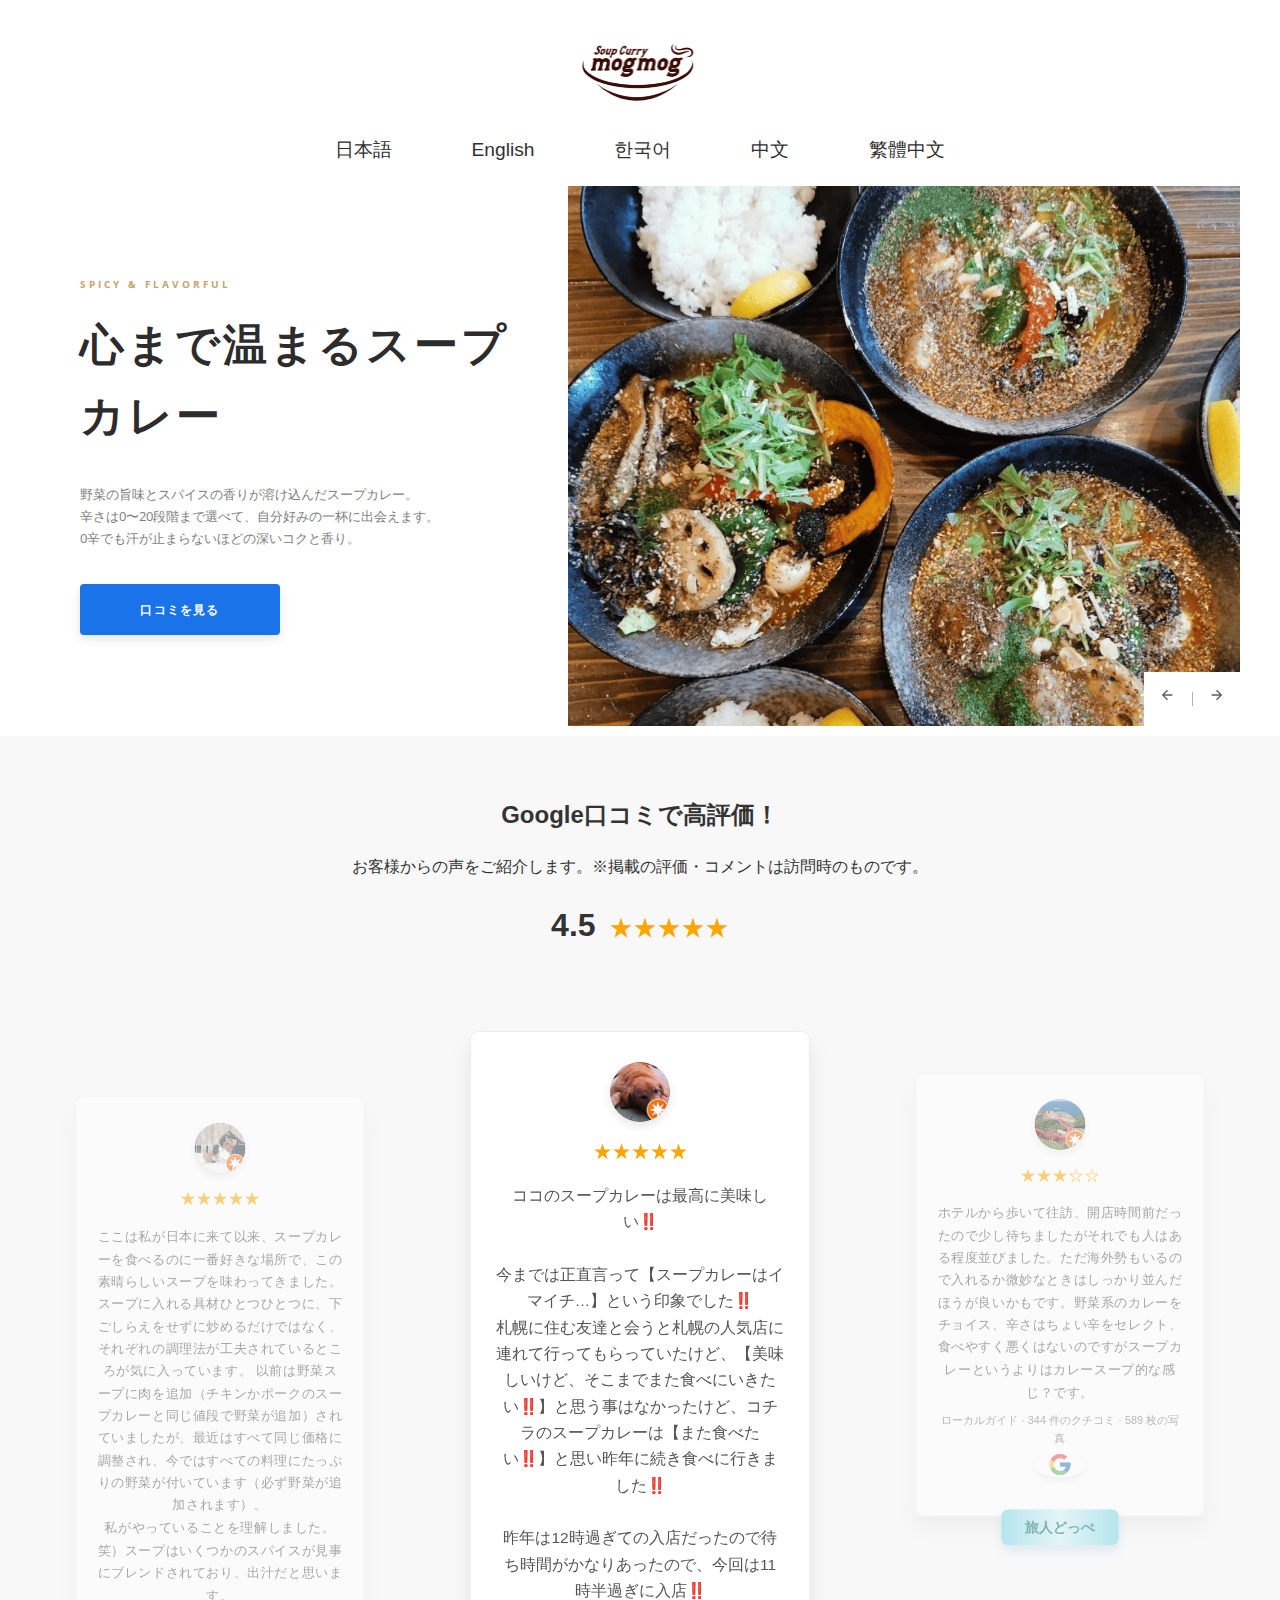
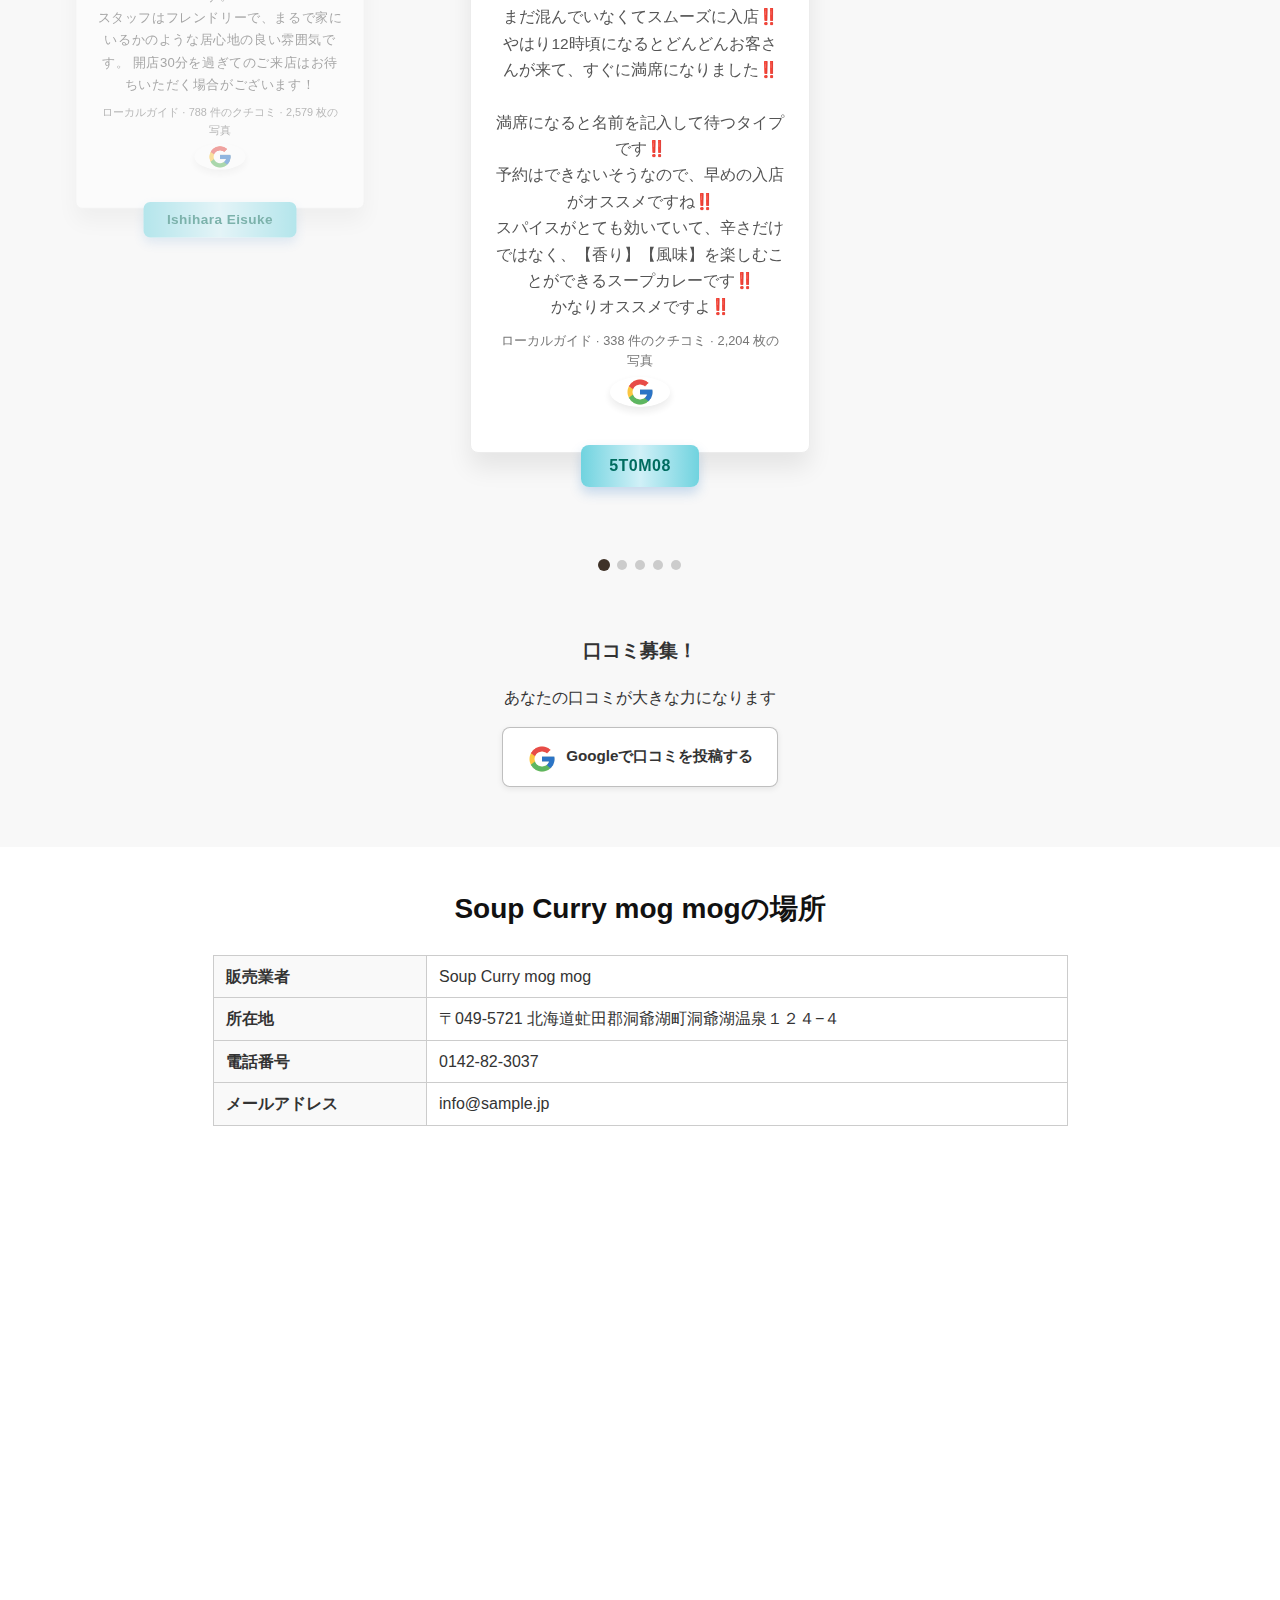
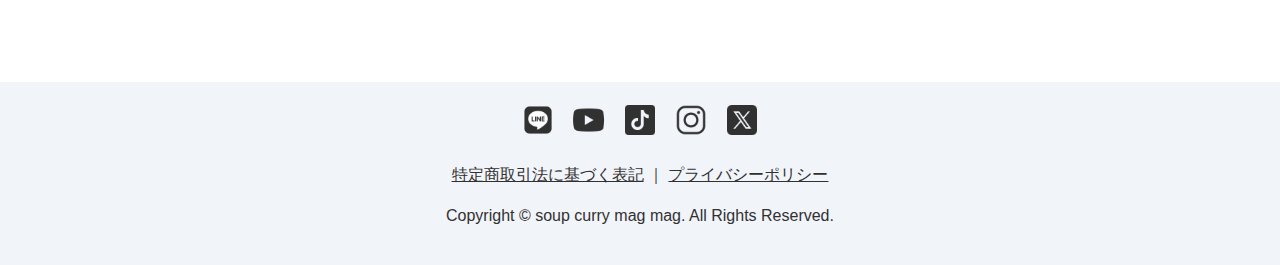
<file: index.html>
<!DOCTYPE html>
<html lang="ja">
<head>
  <meta charset="UTF-8">
  <meta name="viewport" content="width=device-width, initial-scale=1.0">
  <title>soup curry mog mog｜北海道・洞爺湖のスープカレー屋さん【公式】</title>
  
  <!-- Orkney フォント読み込み -->
  <link href="https://fonts.cdnfonts.com/css/orkney" rel="stylesheet">
  <!-- Kaisei Decol 読み込み -->
  <link href="https://fonts.googleapis.com/css2?family=Kaisei+Decol&display=swap" rel="stylesheet">
  <!-- Owl Carousel 読み込み -->
  <link rel="stylesheet" href="https://cdnjs.cloudflare.com/ajax/libs/OwlCarousel2/2.3.4/assets/owl.carousel.min.css">
  <link rel="stylesheet" href="https://cdnjs.cloudflare.com/ajax/libs/OwlCarousel2/2.3.4/assets/owl.theme.default.min.css">
  <!-- フォント -->
  <link href="https://fonts.googleapis.com/css?family=Playfair+Display:400,700,900&display=swap" rel="stylesheet">
  <link href="https://fonts.googleapis.com/css?family=Open+Sans:300,400,600,700,800&display=swap" rel="stylesheet">
  <link rel="stylesheet" href="css/style.css">
  <link rel="stylesheet" href="css/header.css">
  <link rel="stylesheet" href="css/hero.css">
  <link rel="stylesheet" href="css/reviews.css">
  <link rel="stylesheet" href="css/footer.css">
  <link rel="stylesheet" href="css/scroll.css">
</head>
<body>

  <!-- ヘッダー -->
  <header class="site-header main-header">
    <a href="index.html"><img src="icon/logo.png" alt="ロゴ" class="logo"></a>
    <nav class="nav-menu">
      <ul>
        <li><a href="index.html" class="hover-underline-animation">日本語</a></li>
        <li><a href="index_en.html" class="hover-underline-animation">English</a></li>
        <li><a href="index_kr.html" class="hover-underline-animation">한국어</a></li>
        <li><a href="index_cn.html" class="hover-underline-animation">中文</a></li>
        <li><a href="index_tw.html" class="hover-underline-animation">繁體中文</a></li>
      </ul>
    </nav>
  </header>

  <!-- スクロール後に表示する小さいヘッダー -->
  <header class="site-header sticky-header">
    <!-- 横並び用のラッパー -->
    <div class="header-inner">
      <!-- 左側：ロゴ -->
      <a href="index.html"><img src="icon/logo.png" alt="吉川果樹園ロゴ" class="logo-small"></a>

      <!-- 右側：リンク -->
      <nav class="nav-menu">
        <ul>
          <li><a href="index.html" class="hover-underline-animation">日本語</a></li>
          <li><a href="index_en.html" class="hover-underline-animation">English</a></li>
          <li><a href="index_kr.html" class="hover-underline-animation">한국어</a></li>
          <li><a href="index_cn.html" class="hover-underline-animation">中文</a></li>
          <li><a href="index_tw.html" class="hover-underline-animation">繁體中文</a></li>
        </ul>
      </nav>
    </div>
  </header>


  <!-- メインビジュアル -->
  <div class="carousel">
    <div class="carousel__nav">
      <span id="moveLeft" class="carousel__arrow">
        <svg class="carousel__icon" width="24" height="24" viewBox="0 0 24 24">
          <path d="M20,11V13H8L13.5,18.5L12.08,19.92L4.16,12L12.08,4.08L13.5,5.5L8,11H20Z"></path>
        </svg>
      </span>
      <span id="moveRight" class="carousel__arrow">
        <svg class="carousel__icon" width="24" height="24" viewBox="0 0 24 24">
          <path d="M4,11V13H16L10.5,18.5L11.92,19.92L19.84,12L11.92,4.08L10.5,5.5L16,11H4Z"></path>
        </svg>
      </span>
    </div>

    <!-- テーマ1：スープカレーの魅力 -->
    <div class="carousel-item carousel-item--1">
      <div class="carousel-item__image"></div>
      <div class="carousel-item__info">
        <div class="carousel-item__container">
          <h2 class="carousel-item__subtitle">Spicy & Flavorful</h2>
          <h1 class="carousel-item__title">心まで温まるスープカレー</h1>
          <p class="carousel-item__description">
            野菜の旨味とスパイスの香りが溶け込んだスープカレー。<br>
            辛さは0〜20段階まで選べて、自分好みの一杯に出会えます。<br>
            0辛でも汗が止まらないほどの深いコクと香り。
          </p>
          <a href="https://www.google.com/maps/place/Soup+Curry+mog+mog/@42.5640474,140.8214951,15z" 
             class="carousel-item__btn"><i class="animation"></i>口コミを見る<i class="animation"></i></a>
        </div>
      </div>
    </div>

    <!-- テーマ2：クラフトビールとのペアリング -->
    <div class="carousel-item carousel-item--2">
      <div class="carousel-item__image"></div>
      <div class="carousel-item__info">
        <div class="carousel-item__container">
          <h2 class="carousel-item__subtitle">Craft Beer Selection</h2>
          <h1 class="carousel-item__title">豊富なクラフトビールで乾杯</h1>
          <p class="carousel-item__description">
            世界各国のクラフトビールをラインナップ。<br>
            スパイス香るカレーとの相性抜群で、旅のひとときをより特別に。<br>
            洞爺湖の夜に、至福のペアリングを。
          </p>
          <a href="https://www.google.com/maps/place/Soup+Curry+mog+mog/@42.5640474,140.8214951,15z" 
             class="carousel-item__btn"><i class="animation"></i>メニューを見る<i class="animation"></i></a>
        </div>
      </div>
    </div>

    <!-- テーマ3：爽やかなレモネード -->
    <div class="carousel-item carousel-item--3">
      <div class="carousel-item__image"></div>
      <div class="carousel-item__info">
        <div class="carousel-item__container">
          <h2 class="carousel-item__subtitle">Homemade Lemonade</h2>
          <h1 class="carousel-item__title">食後にぴったりの爽やかレモネード</h1>
          <p class="carousel-item__description">
            スープカレーの後におすすめの一杯。<br>
            甘さ控えめでスッキリ、スパイスの余韻を引き立てます。<br>
            自家製ラッシーも人気です。
          </p>
          <a href="https://www.google.com/maps/place/Soup+Curry+mog+mog/@42.5640474,140.8214951,15z"
             class="carousel-item__btn"><i class="animation"></i>ドリンクを探す<i class="animation"></i></a>
        </div>
      </div>
    </div>

    <!-- テーマ4：テイクアウトもOK -->
    <div class="carousel-item carousel-item--4">
      <div class="carousel-item__image"></div>
      <div class="carousel-item__info">
        <div class="carousel-item__container">
          <h2 class="carousel-item__subtitle">Takeout Available</h2>
          <h1 class="carousel-item__title">おうちでもmog mogの味を</h1>
          <p class="carousel-item__description">
            お店の味をそのままご自宅で。<br>
            野菜たっぷりのスープカレーをテイクアウトでも楽しめます。<br>
            混み合う時間帯は電話予約がおすすめ。
          </p>
          <a href="https://www.google.com/maps/place/Soup+Curry+mog+mog/@42.5640474,140.8214951,15z" 
             class="carousel-item__btn"><i class="animation"></i>テイクアウトをみる<i class="animation"></i></a>
        </div>
      </div>
    </div>

    <!-- テーマ5：木目のドアが目印 -->
    <div class="carousel-item carousel-item--5">
      <div class="carousel-item__image"></div>
      <div class="carousel-item__info">
        <div class="carousel-item__container">
          <h2 class="carousel-item__subtitle">Wooden Entrance</h2>
          <h1 class="carousel-item__title">木目調のドアが目印</h1>
          <p class="carousel-item__description">
            洞爺湖の街角にひっそり佇む一軒。<br>
            ウクレレがかかった木の扉を開ければ、香ばしいスパイスの香りが出迎えます。<br>
            地元でも観光客にも愛される人気店。
          </p>
          <a href="https://www.google.com/maps/place/Soup+Curry+mog+mog/@42.5640474,140.8214951,15z" 
             class="carousel-item__btn"><i class="animation"></i>場所を見る<i class="animation"></i></a>
        </div>
      </div>
    </div>
  </div>

  <!-- 口コミ -->
  <section id="reviews" class="reviews">
    <div class="reviews-container">
      <h2>Google口コミで高評価！</h2>
      <p>お客様からの声をご紹介します。※掲載の評価・コメントは訪問時のものです。</p>
    </div>

    <div class="reviews-summary">
      <span class="rating-score">4.5</span>
      <span class="rating-stars">★★★★★</span>
    </div>

    <!-- ▼ REVIEW CAROUSEL -->
    <section class="testimonials">
      <div class="container">
        <div id="customers-testimonials" class="owl-carousel">

          <!-- REVIEW 1 -->
          <div class="itemCard">
            <div class="shadow-effect">
              <img class="img-circle" src="icon/user1.png" alt="">
              <div class="review-rating">★★★★★</div>
              <p>
                ココのスープカレーは最高に美味しい‼️<br><br>

今までは正直言って【スープカレーはイマイチ…】という印象でした‼️<br>
札幌に住む友達と会うと札幌の人気店に連れて行ってもらっていたけど、【美味しいけど、そこまでまた食べにいきたい‼️】と思う事はなかったけど、コチラのスープカレーは【また食べたい‼️】と思い昨年に続き食べに行きました‼️<br><br>

昨年は12時過ぎての入店だったので待ち時間がかなりあったので、今回は11時半過ぎに入店‼️<br>
まだ混んでいなくてスムーズに入店‼️<br>
やはり12時頃になるとどんどんお客さんが来て、すぐに満席になりました‼️<br><br>

満席になると名前を記入して待つタイプです‼️<br>

予約はできないそうなので、早めの入店がオススメですね‼️<br>

スパイスがとても効いていて、辛さだけではなく、【香り】【風味】を楽しむことができるスープカレーです‼️<br>

かなりオススメですよ‼️
              </p>
              <span class="review-badge">ローカルガイド · 338 件のクチコミ · 2,204 枚の写真</span>
              <img src="icon/google.png" alt="Google" class="google-icon">
            </div>
            <div class="testimonial-name">5T0M08</div>
          </div>

          <!-- REVIEW 2 -->
          <div class="itemCard">
            <div class="shadow-effect">
              <img class="img-circle" src="icon/user2.png" alt="Judy OBrien">
              <div class="review-rating">★★★☆☆</div>
              <p>
                ホテルから歩いて往訪、開店時間前だったので少し待ちましたがそれでも人はある程度並びました。ただ海外勢もいるので入れるか微妙なときはしっかり並んだほうが良いかもです。野菜系のカレーをチョイス、辛さはちょい辛をセレクト、食べやすく悪くはないのですがスープカレーというよりはカレースープ的な感じ？です。
              </p>
              <span class="review-badge">ローカルガイド · 344 件のクチコミ · 589 枚の写真</span>
              <img src="icon/google.png" alt="Google" class="google-icon">
            </div>
            <div class="testimonial-name">旅人どっぺ</div>
          </div>

          <!-- REVIEW 3 -->
          <div class="itemCard">
            <div class="shadow-effect">
              <img class="img-circle" src="icon/user3.png" alt="Bro">
              <div class="review-rating">★★★★☆</div>
              <p>
                2025.05<br>
洞爺湖マラソンのあとに訪問しました。<br>
ちょっと変わったスパイス使いのカレーです。<br>
これはなかなか口では表現できない感じですね。<br>
美味しいと思います。<br>
行って食べてみることを強くおすすめします。
              </p>
              <span class="review-badge">ローカルガイド · 788 件のクチコミ · 2,579 枚の写真</span>
              <img src="icon/google.png" alt="Google" class="google-icon">
            </div>
            <div class="testimonial-name">Ishihara Eisuke</div>
          </div>

          <!-- REVIEW 4 -->
          <div class="itemCard">
            <div class="shadow-effect">
              <img class="img-circle" src="icon/user4.png" alt="Bro">
              <div class="review-rating">★★★★★</div>
              <p>
                洞爺湖の温泉よりも代表的な温かい存在で、美味しさと心配りがあります。さまざまな新鮮な野菜とスパイスの組み合わせ、レベル2の穏やかな辛さが好きな方に特に訪れる価値があります。
              </p>
              <span class="review-badge">ローカルガイド · 788 件のクチコミ · 2,579 枚の写真</span>
              <img src="icon/google.png" alt="Google" class="google-icon">
            </div>
            <div class="testimonial-name">Cheryl Chu</div>
          </div>

          <!-- REVIEW 5 -->
          <div class="itemCard">
            <div class="shadow-effect">
              <img class="img-circle" src="icon/user5.png" alt="Bro">
              <div class="review-rating">★★★★★</div>
              <p>
                ここは私が日本に来て以来、スープカレーを食べるのに一番好きな場所で、この素晴らしいスープを味わってきました。 <br>スープに入れる具材ひとつひとつに、下ごしらえをせずに炒めるだけではなく、それぞれの調理法が工夫されているところが気に入っています。 以前は野菜スープに肉を追加（チキンかポークのスープカレーと同じ値段で野菜が追加）されていましたが、最近はすべて同じ価格に調整され、今ではすべての料理にたっぷりの野菜が付いています（必ず野菜が追加されます）。 <br>私がやっていることを理解しました。笑）スープはいくつかのスパイスが見事にブレンドされており、出汁だと思います。 <br>スタッフはフレンドリーで、まるで家にいるかのような居心地の良い雰囲気です。 開店30分を過ぎてのご来店はお待ちいただく場合がございます！<br>
              </p>
              <span class="review-badge">ローカルガイド · 788 件のクチコミ · 2,579 枚の写真</span>
              <img src="icon/google.png" alt="Google" class="google-icon">
            </div>
            <div class="testimonial-name">Ishihara Eisuke</div>
          </div>

          
        </div>
      </div>
    </section>

    <!-- ▼ Googleレビュー投稿ボタン -->
    <section class="review-section">
      <h3>口コミ募集！</h3>
      <p>あなたの口コミが大きな力になります</p>
      <a
        href="https://www.google.com/maps/place/Soup+Curry+mog+mog/@42.5640474,140.8214951,15z/data=!4m16!1m9!3m8!1s0x5f9fe3b80d267909:0x93920a45bb28a542!2sSoup+Curry+mog+mog!8m2!3d42.5640474!4d140.8214951!9m1!1b1!16s%2Fg%2F11fmyrdjd1!3m5!1s0x5f9fe3b80d267909:0x93920a45bb28a542!8m2!3d42.5640474!4d140.8214951!16s%2Fg%2F11fmyrdjd1?entry=ttu&g_ep=EgoyMDI1MTAxMy4wIKXMDSoASAFQAw%3D%3D"
        target="_blank"
        rel="noopener noreferrer"
        class="review-button"
        aria-label="Googleで口コミを投稿する">
        <img src="icon/google.png" alt="Googleロゴ" class="google-icon">
        Googleで口コミを投稿する
      </a>
    </section>
  </section>
  
  <!-- 農園マップ -->
  <section class="map">
    <h2>Soup Curry mog mogの場所</h2>
    <table class="shop-info">
      <tbody>
        <tr>
          <th>販売業者</th>
          <td>Soup Curry mog mog</td>
        </tr>
        <tr>
          <th>所在地</th>
          <td>〒049-5721 北海道虻田郡洞爺湖町洞爺湖温泉１２４−４</td>
        </tr>
        <tr>
          <th>電話番号</th>
          <td>0142-82-3037</td>
        </tr>
        <tr>
          <th>メールアドレス</th>
          <td>info@sample.jp</td>
        </tr>
      </tbody>
    </table>
    <div class="map-container">
      <iframe src="https://www.google.com/maps/embed?pb=!1m18!1m12!1m3!1d2938.5874911675733!2d140.81892017482545!3d42.564051322191496!2m3!1f0!2f0!3f0!3m2!1i1024!2i768!4f13.1!3m3!1m2!1s0x5f9fe3b80d267909%3A0x93920a45bb28a542!2sSoup%20Curry%20mog%20mog!5e0!3m2!1sja!2sjp!4v1760644748499!5m2!1sja!2sjp" width="600" height="450" style="border:0;" allowfullscreen="" loading="lazy" referrerpolicy="no-referrer-when-downgrade"></iframe>
    </div>
  </section>

  <!-- フッター -->
  <footer class="site-footer" id="contact">
    <div class="container">

      <!-- LINE公式アカウント -->
      <div class="footer-sns">
        <a href="#"><img src="icon/line.png" alt="" class="sns-icon"></a>
        <a href="#"><img src="icon/youtube.png" alt="" class="sns-icon"></a>
        <a href="#"><img src="icon/tiktok.png" alt="" class="sns-icon"></a>
        <a href="#"><img src="icon/instagram.png" alt="" class="sns-icon"></a>
        <a href="#"><img src="icon/x.png" alt="" class="sns-icon"></a>
      </div>

      <p class="legal-links">
        <a href="#">特定商取引法に基づく表記</a> ｜ 
        <a href="#">プライバシーポリシー</a>
      </p>
      <p>Copyright © soup curry mag mag. All Rights Reserved.</p>
    </div>
  </footer>
<!-- ▼ jQuery & Owl Carousel -->
<script src="https://cdnjs.cloudflare.com/ajax/libs/jquery/3.6.4/jquery.min.js"></script>
<script src="https://cdnjs.cloudflare.com/ajax/libs/OwlCarousel2/2.3.4/owl.carousel.min.js"></script>

<script>
jQuery(document).ready(function($) {
  const $carousel = $('#customers-testimonials');

  $carousel.owlCarousel({
    loop: true,
    center: true,
    items: 3,
    margin: 0,
    autoplay: true,
    autoplayTimeout: 7000,
    autoplayHoverPause: true, // ← マウス乗せたら停止
    dots: true,
    smartSpeed: 600,
    responsive: {
      0: { items: 1 },
      768: { items: 2 },
      1170: { items: 3 }
    }
  });

  // 手動操作検知後の自然再開制御
  let autoplayTimer;
  const RESTART_DELAY = 6000; // 手動操作後6秒で再開

  // 手動操作時に一時停止
  $carousel.on('drag.owl.carousel translated.owl.carousel', function() {
    $carousel.trigger('stop.owl.autoplay');
    clearTimeout(autoplayTimer);
    autoplayTimer = setTimeout(() => {
      $carousel.trigger('play.owl.autoplay', [7000]);
    }, RESTART_DELAY);
  });

  // ホバー停止はOwl標準でOK（autoplayHoverPause）
});

</script>
<script src="js/header.js" defer></script>
<script src="js/hero.js" defer></script>
</body>
</html>
</file>
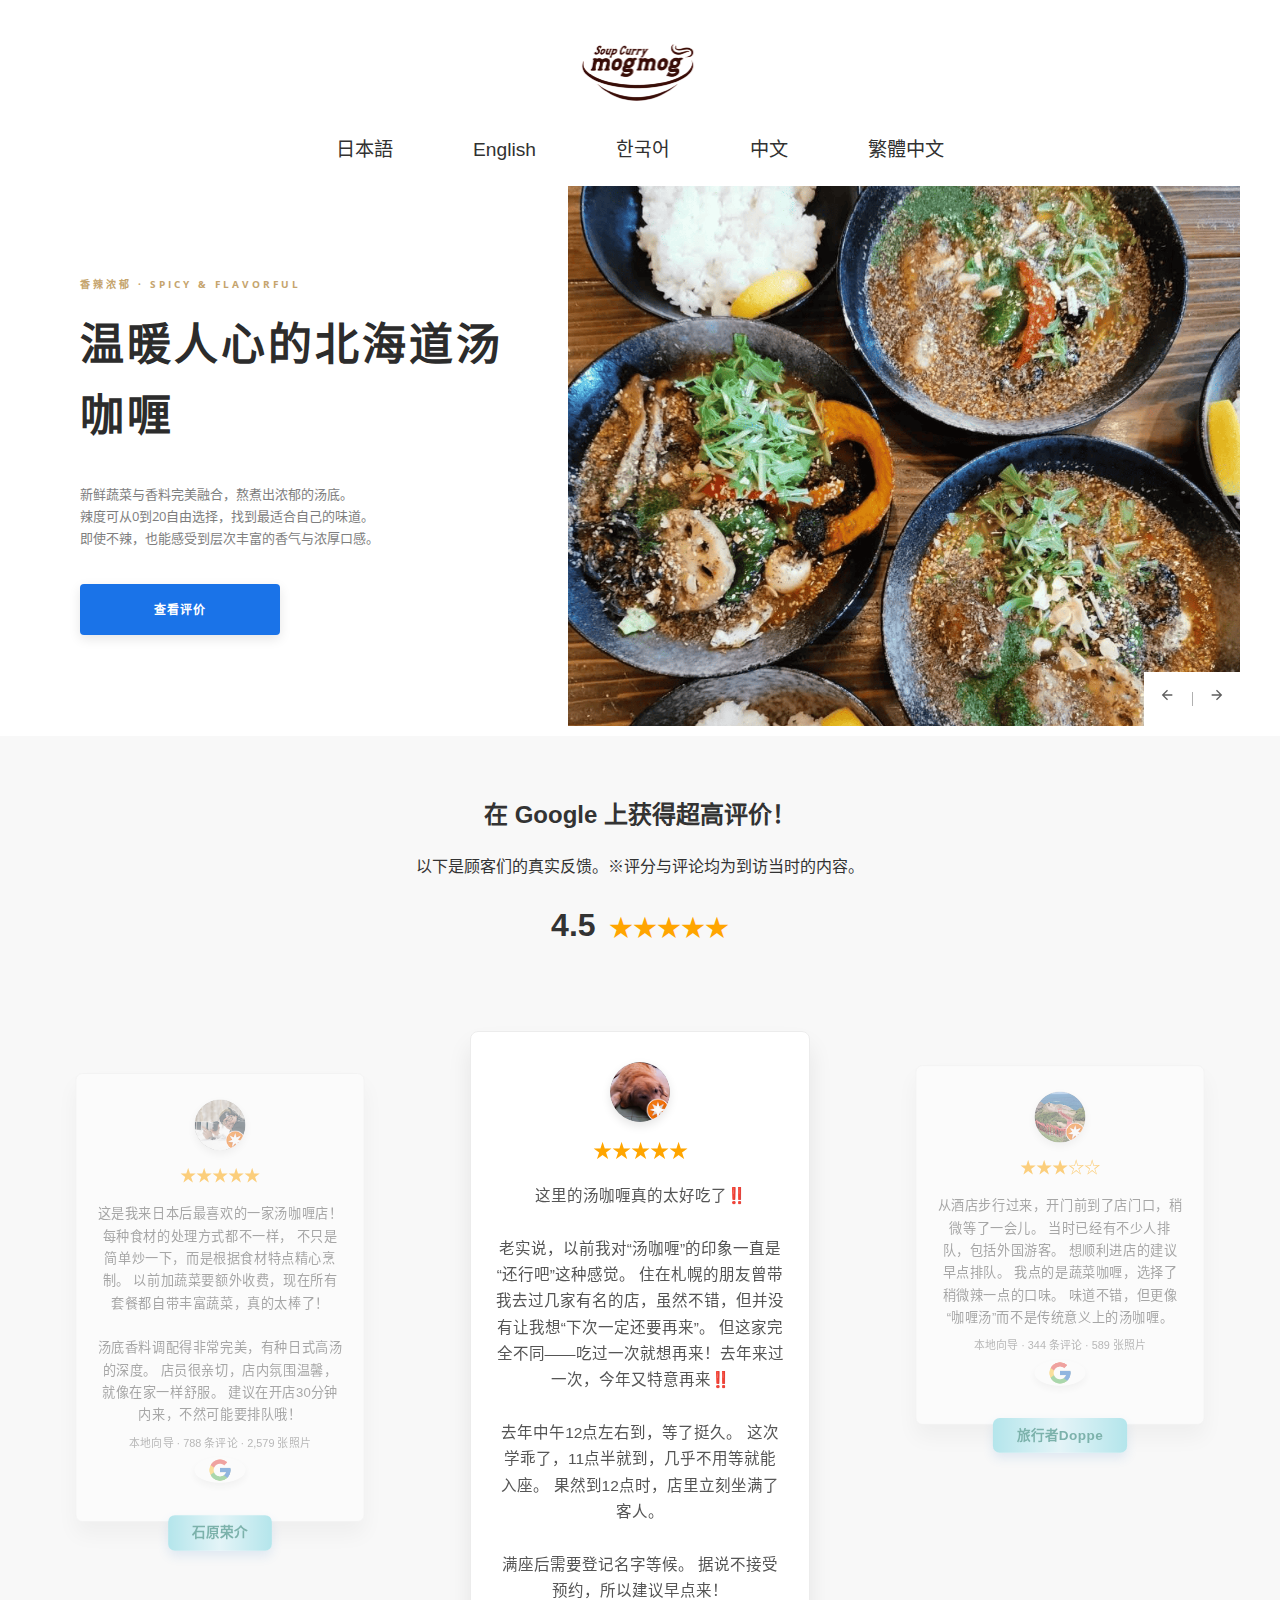
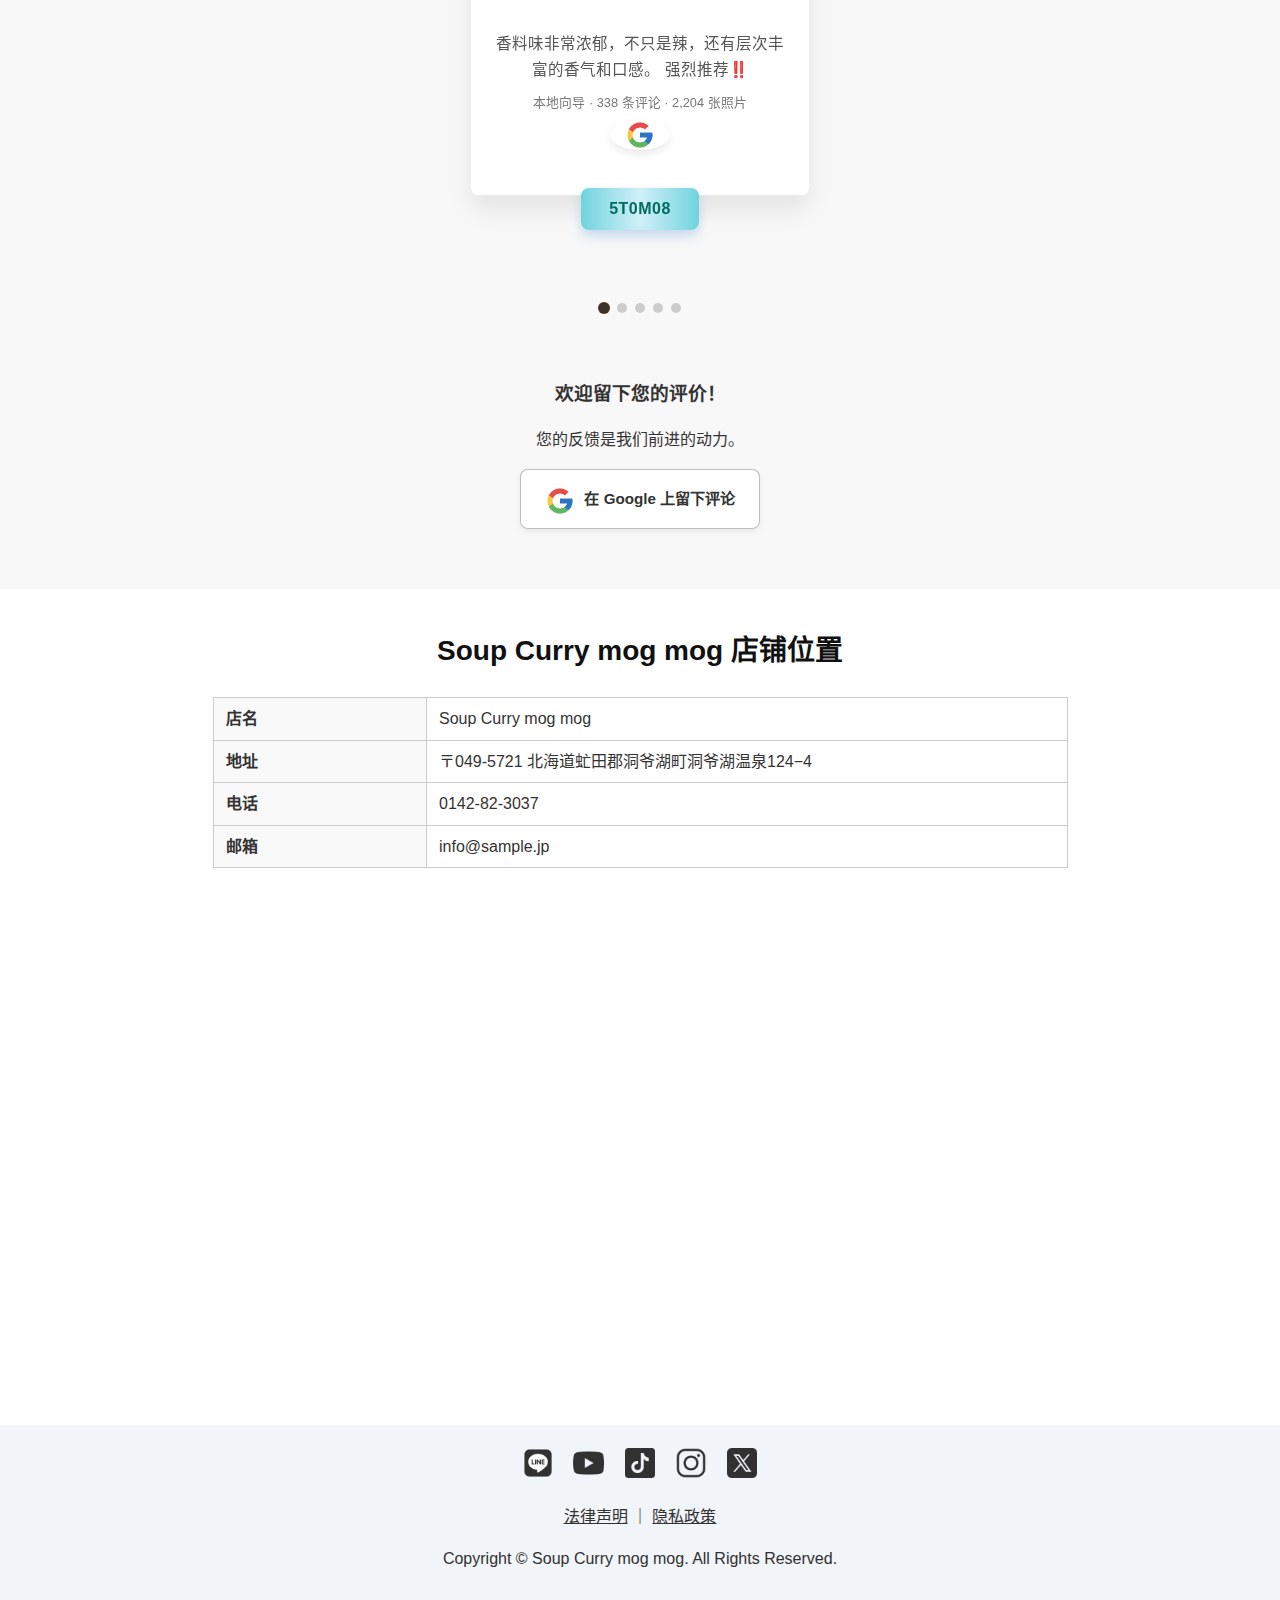
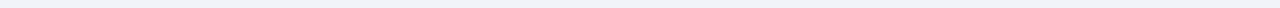
<file: index_cn.html>
<!DOCTYPE html>
<html lang="zh-CN">
<head>
  <meta charset="UTF-8">
  <meta name="viewport" content="width=device-width, initial-scale=1.0">
  <title>Soup Curry mog mog｜北海道洞爷湖人气汤咖喱餐厅【官方】</title>

  <!-- Fonts -->
  <link href="https://fonts.cdnfonts.com/css/orkney" rel="stylesheet">
  <link href="https://fonts.googleapis.com/css2?family=Kaisei+Decol&display=swap" rel="stylesheet">
  <link rel="stylesheet" href="https://cdnjs.cloudflare.com/ajax/libs/OwlCarousel2/2.3.4/assets/owl.carousel.min.css">
  <link rel="stylesheet" href="https://cdnjs.cloudflare.com/ajax/libs/OwlCarousel2/2.3.4/assets/owl.theme.default.min.css">
  <link href="https://fonts.googleapis.com/css?family=Playfair+Display:400,700,900&display=swap" rel="stylesheet">
  <link href="https://fonts.googleapis.com/css?family=Open+Sans:300,400,600,700,800&display=swap" rel="stylesheet">
  <link rel="stylesheet" href="css/style.css">
  <link rel="stylesheet" href="css/header.css">
  <link rel="stylesheet" href="css/hero.css">
  <link rel="stylesheet" href="css/reviews.css">
  <link rel="stylesheet" href="css/footer.css">
  <link rel="stylesheet" href="css/scroll.css">
</head>
<body>

  <!-- 头部 -->
  <header class="site-header main-header">
    <a href="index_cn.html"><img src="icon/logo.png" alt="logo" class="logo"></a>
    <nav class="nav-menu">
      <ul>
        <li><a href="index.html" class="hover-underline-animation">日本語</a></li>
        <li><a href="index_en.html" class="hover-underline-animation">English</a></li>
        <li><a href="index_kr.html" class="hover-underline-animation">한국어</a></li>
        <li><a href="index_cn.html" class="hover-underline-animation">中文</a></li>
        <li><a href="index_tw.html" class="hover-underline-animation">繁體中文</a></li>
      </ul>
    </nav>
  </header>

  <!-- 滚动后显示的小标题 -->
  <header class="site-header sticky-header">
    <div class="header-inner">
      <a href="index_cn.html"><img src="icon/logo.png" alt="logo" class="logo-small"></a>
      <nav class="nav-menu">
        <ul>
          <li><a href="index.html" class="hover-underline-animation">日本語</a></li>
          <li><a href="index_en.html" class="hover-underline-animation">English</a></li>
          <li><a href="index_kr.html" class="hover-underline-animation">한국어</a></li>
          <li><a href="index_cn.html" class="hover-underline-animation">中文</a></li>
          <li><a href="index_tw.html" class="hover-underline-animation">繁體中文</a></li>
        </ul>
      </nav>
    </div>
  </header>

  <!-- 主视觉区域 -->
  <div class="carousel">
    <div class="carousel__nav">
      <span id="moveLeft" class="carousel__arrow">
        <svg class="carousel__icon" width="24" height="24" viewBox="0 0 24 24">
          <path d="M20,11V13H8L13.5,18.5L12.08,19.92L4.16,12L12.08,4.08L13.5,5.5L8,11H20Z"></path>
        </svg>
      </span>
      <span id="moveRight" class="carousel__arrow">
        <svg class="carousel__icon" width="24" height="24" viewBox="0 0 24 24">
          <path d="M4,11V13H16L10.5,18.5L11.92,19.92L19.84,12L11.92,4.08L10.5,5.5L16,11H4Z"></path>
        </svg>
      </span>
    </div>

    <!-- 主题1：汤咖喱的魅力 -->
    <div class="carousel-item carousel-item--1">
      <div class="carousel-item__image"></div>
      <div class="carousel-item__info">
        <div class="carousel-item__container">
          <h2 class="carousel-item__subtitle">香辣浓郁 · Spicy & Flavorful</h2>
          <h1 class="carousel-item__title">温暖人心的北海道汤咖喱</h1>
          <p class="carousel-item__description">
            新鲜蔬菜与香料完美融合，熬煮出浓郁的汤底。<br>
            辣度可从0到20自由选择，找到最适合自己的味道。<br>
            即使不辣，也能感受到层次丰富的香气与浓厚口感。
          </p>
          <a href="https://www.google.com/maps/place/Soup+Curry+mog+mog" 
             class="carousel-item__btn"><i class="animation"></i>查看评价<i class="animation"></i></a>
        </div>
      </div>
    </div>

    <!-- 主题2：精酿啤酒搭配 -->
    <div class="carousel-item carousel-item--2">
      <div class="carousel-item__image"></div>
      <div class="carousel-item__info">
        <div class="carousel-item__container">
          <h2 class="carousel-item__subtitle">Craft Beer Selection</h2>
          <h1 class="carousel-item__title">多种精酿啤酒完美搭配</h1>
          <p class="carousel-item__description">
            汇集世界各地的精酿啤酒，与香气四溢的汤咖喱相得益彰。<br>
            在洞爷湖的夜晚举杯，享受美味与放松的时光。
          </p>
          <a href="https://www.google.com/maps/place/Soup+Curry+mog+mog" 
             class="carousel-item__btn"><i class="animation"></i>查看菜单<i class="animation"></i></a>
        </div>
      </div>
    </div>

    <!-- 主题3：清爽柠檬水 -->
    <div class="carousel-item carousel-item--3">
      <div class="carousel-item__image"></div>
      <div class="carousel-item__info">
        <div class="carousel-item__container">
          <h2 class="carousel-item__subtitle">Homemade Lemonade</h2>
          <h1 class="carousel-item__title">饭后清爽的自制柠檬水</h1>
          <p class="carousel-item__description">
            吃完咖喱后，一杯清新的柠檬水最合适不过。<br>
            微甜清爽，衬托出香料的余韵。<br>
            我们的手工拉西（酸奶饮料）也非常受欢迎！
          </p>
          <a href="https://www.google.com/maps/place/Soup+Curry+mog+mog" 
             class="carousel-item__btn"><i class="animation"></i>饮品菜单<i class="animation"></i></a>
        </div>
      </div>
    </div>

    <!-- 主题4：支持外带 -->
    <div class="carousel-item carousel-item--4">
      <div class="carousel-item__image"></div>
      <div class="carousel-item__info">
        <div class="carousel-item__container">
          <h2 class="carousel-item__subtitle">Takeout Available</h2>
          <h1 class="carousel-item__title">在家也能享受mog mog的味道</h1>
          <p class="carousel-item__description">
            将餐厅的味道带回家！<br>
            丰富蔬菜与香料汤底，让您在家也能轻松享受。<br>
            高峰时段建议提前电话预约。
          </p>
          <a href="https://www.google.com/maps/place/Soup+Curry+mog+mog" 
             class="carousel-item__btn"><i class="animation"></i>查看外带信息<i class="animation"></i></a>
        </div>
      </div>
    </div>

    <!-- 主题5：木纹门是标志 -->
    <div class="carousel-item carousel-item--5">
      <div class="carousel-item__image"></div>
      <div class="carousel-item__info">
        <div class="carousel-item__container">
          <h2 class="carousel-item__subtitle">Wooden Entrance</h2>
          <h1 class="carousel-item__title">带有木质门面的温馨小店</h1>
          <p class="carousel-item__description">
            坐落在洞爷湖街角的温暖小店。<br>
            推开挂着尤克里里的木门，浓郁的香料香气扑面而来。<br>
            受到当地居民与游客一致喜爱的热门餐厅。
          </p>
          <a href="https://www.google.com/maps/place/Soup+Curry+mog+mog" 
             class="carousel-item__btn"><i class="animation"></i>查看位置<i class="animation"></i></a>
        </div>
      </div>
    </div>
  </div>

  <!-- 评论 -->
<section id="reviews" class="reviews">
  <div class="reviews-container">
    <h2>在 Google 上获得超高评价！</h2>
    <p>以下是顾客们的真实反馈。※评分与评论均为到访当时的内容。</p>
  </div>

  <div class="reviews-summary">
    <span class="rating-score">4.5</span>
    <span class="rating-stars">★★★★★</span>
  </div>

  <!-- ▼ 评论轮播 -->
  <section class="testimonials">
    <div class="container">
      <div id="customers-testimonials" class="owl-carousel">

        <!-- REVIEW 1 -->
        <div class="itemCard">
          <div class="shadow-effect">
            <img class="img-circle" src="icon/user1.png" alt="">
            <div class="review-rating">★★★★★</div>
            <p>
              这里的汤咖喱真的太好吃了‼️<br><br>

老实说，以前我对“汤咖喱”的印象一直是“还行吧”这种感觉。  
住在札幌的朋友曾带我去过几家有名的店，虽然不错，但并没有让我想“下次一定还要再来”。  
但这家完全不同——吃过一次就想再来！去年来过一次，今年又特意再来‼️<br><br>

去年中午12点左右到，等了挺久。  
这次学乖了，11点半就到，几乎不用等就能入座。  
果然到12点时，店里立刻坐满了客人。<br><br>

满座后需要登记名字等候。  
据说不接受预约，所以建议早点来！<br><br>

香料味非常浓郁，不只是辣，还有层次丰富的香气和口感。  
强烈推荐‼️
            </p>
            <span class="review-badge">本地向导 · 338 条评论 · 2,204 张照片</span>
            <img src="icon/google.png" alt="Google" class="google-icon">
          </div>
          <div class="testimonial-name">5T0M08</div>
        </div>

        <!-- REVIEW 2 -->
        <div class="itemCard">
          <div class="shadow-effect">
            <img class="img-circle" src="icon/user2.png" alt="Judy OBrien">
            <div class="review-rating">★★★☆☆</div>
            <p>
              从酒店步行过来，开门前到了店门口，稍微等了一会儿。  
              当时已经有不少人排队，包括外国游客。  
              想顺利进店的建议早点排队。  
              我点的是蔬菜咖喱，选择了稍微辣一点的口味。  
              味道不错，但更像“咖喱汤”而不是传统意义上的汤咖喱。
            </p>
            <span class="review-badge">本地向导 · 344 条评论 · 589 张照片</span>
            <img src="icon/google.png" alt="Google" class="google-icon">
          </div>
          <div class="testimonial-name">旅行者Doppe</div>
        </div>

        <!-- REVIEW 3 -->
        <div class="itemCard">
          <div class="shadow-effect">
            <img class="img-circle" src="icon/user3.png" alt="Bro">
            <div class="review-rating">★★★★☆</div>
            <p>
              2025.05<br>
              参加完洞爷湖马拉松后过来吃的。  
              这家的香料搭配很特别，是一种难以用语言形容的味道。  
              很好吃！  
              强烈推荐亲自来尝试一下。
            </p>
            <span class="review-badge">本地向导 · 788 条评论 · 2,579 张照片</span>
            <img src="icon/google.png" alt="Google" class="google-icon">
          </div>
          <div class="testimonial-name">石原荣介</div>
        </div>

        <!-- REVIEW 4 -->
        <div class="itemCard">
          <div class="shadow-effect">
            <img class="img-circle" src="icon/user4.png" alt="Cheryl Chu">
            <div class="review-rating">★★★★★</div>
            <p>
              比洞爷湖的温泉还温暖人心的一家店。  
              味道美味，服务贴心。  
              新鲜蔬菜与香料的组合非常完美，  
              喜欢微辣（2级左右）的人一定要来试试！
            </p>
            <span class="review-badge">本地向导 · 788 条评论 · 2,579 张照片</span>
            <img src="icon/google.png" alt="Google" class="google-icon">
          </div>
          <div class="testimonial-name">Cheryl Chu</div>
        </div>

        <!-- REVIEW 5 -->
        <div class="itemCard">
          <div class="shadow-effect">
            <img class="img-circle" src="icon/user5.png" alt="Bro">
            <div class="review-rating">★★★★★</div>
            <p>
              这是我来日本后最喜欢的一家汤咖喱店！<br>
              每种食材的处理方式都不一样，  
              不只是简单炒一下，而是根据食材特点精心烹制。  
              以前加蔬菜要额外收费，现在所有套餐都自带丰富蔬菜，真的太棒了！<br><br>
              汤底香料调配得非常完美，有种日式高汤的深度。  
              店员很亲切，店内氛围温馨，就像在家一样舒服。  
              建议在开店30分钟内来，不然可能要排队哦！
            </p>
            <span class="review-badge">本地向导 · 788 条评论 · 2,579 张照片</span>
            <img src="icon/google.png" alt="Google" class="google-icon">
          </div>
          <div class="testimonial-name">石原荣介</div>
        </div>

      </div>
    </div>
  </section>

  <!-- ▼ Google 评论发布按钮 -->
  <section class="review-section">
    <h3>欢迎留下您的评价！</h3>
    <p>您的反馈是我们前进的动力。</p>
    <a
      href="https://www.google.com/maps/place/Soup+Curry+mog+mog"
      target="_blank"
      rel="noopener noreferrer"
      class="review-button"
      aria-label="在 Google 上留下评论">
      <img src="icon/google.png" alt="Google图标" class="google-icon">
      在 Google 上留下评论
    </a>
  </section>
</section>


  <!-- 地图 -->
  <section class="map">
    <h2>Soup Curry mog mog 店铺位置</h2>
    <table class="shop-info">
      <tbody>
        <tr><th>店名</th><td>Soup Curry mog mog</td></tr>
        <tr><th>地址</th><td>〒049-5721 北海道虻田郡洞爷湖町洞爷湖温泉124−4</td></tr>
        <tr><th>电话</th><td>0142-82-3037</td></tr>
        <tr><th>邮箱</th><td>info@sample.jp</td></tr>
      </tbody>
    </table>
    <div class="map-container">
      <iframe src="https://www.google.com/maps/embed?pb=!1m18!1m12!1m3!1d2938.5874911675733!2d140.81892017482545!3d42.564051322191496!2m3!1f0!2f0!3f0!3m2!1i1024!2i768!4f13.1!3m3!1m2!1s0x5f9fe3b80d267909%3A0x93920a45bb28a542!2sSoup%20Curry%20mog%20mog!5e0!3m2!1szh-CN!2sjp!4v1760644748499!5m2!1szh-CN!2sjp"
        width="600" height="450" style="border:0;" allowfullscreen="" loading="lazy"
        referrerpolicy="no-referrer-when-downgrade"></iframe>
    </div>
  </section>

  <!-- 页脚 -->
  <footer class="site-footer" id="contact">
    <div class="container">
      <div class="footer-sns">
        <a href="#"><img src="icon/line.png" alt="LINE" class="sns-icon"></a>
        <a href="#"><img src="icon/youtube.png" alt="YouTube" class="sns-icon"></a>
        <a href="#"><img src="icon/tiktok.png" alt="TikTok" class="sns-icon"></a>
        <a href="#"><img src="icon/instagram.png" alt="Instagram" class="sns-icon"></a>
        <a href="#"><img src="icon/x.png" alt="X" class="sns-icon"></a>
      </div>
      <p class="legal-links">
        <a href="#">法律声明</a> ｜ 
        <a href="#">隐私政策</a>
      </p>
      <p>Copyright © Soup Curry mog mog. All Rights Reserved.</p>
    </div>
  </footer>

  <!-- Scripts -->
  <script src="https://cdnjs.cloudflare.com/ajax/libs/jquery/3.6.4/jquery.min.js"></script>
  <script src="https://cdnjs.cloudflare.com/ajax/libs/OwlCarousel2/2.3.4/owl.carousel.min.js"></script>
  <script>
jQuery(document).ready(function($) {
  const $carousel = $('#customers-testimonials');

  $carousel.owlCarousel({
    loop: true,
    center: true,
    items: 3,
    margin: 0,
    autoplay: true,
    autoplayTimeout: 7000,
    autoplayHoverPause: true, // ← マウス乗せたら停止
    dots: true,
    smartSpeed: 600,
    responsive: {
      0: { items: 1 },
      768: { items: 2 },
      1170: { items: 3 }
    }
  });

  // 手動操作検知後の自然再開制御
  let autoplayTimer;
  const RESTART_DELAY = 6000; // 手動操作後6秒で再開

  // 手動操作時に一時停止
  $carousel.on('drag.owl.carousel translated.owl.carousel', function() {
    $carousel.trigger('stop.owl.autoplay');
    clearTimeout(autoplayTimer);
    autoplayTimer = setTimeout(() => {
      $carousel.trigger('play.owl.autoplay', [7000]);
    }, RESTART_DELAY);
  });

  // ホバー停止はOwl標準でOK（autoplayHoverPause）
});

</script>
  <script src="js/header.js" defer></script>
  <script src="js/hero.js" defer></script>
</body>
</html>
</file>
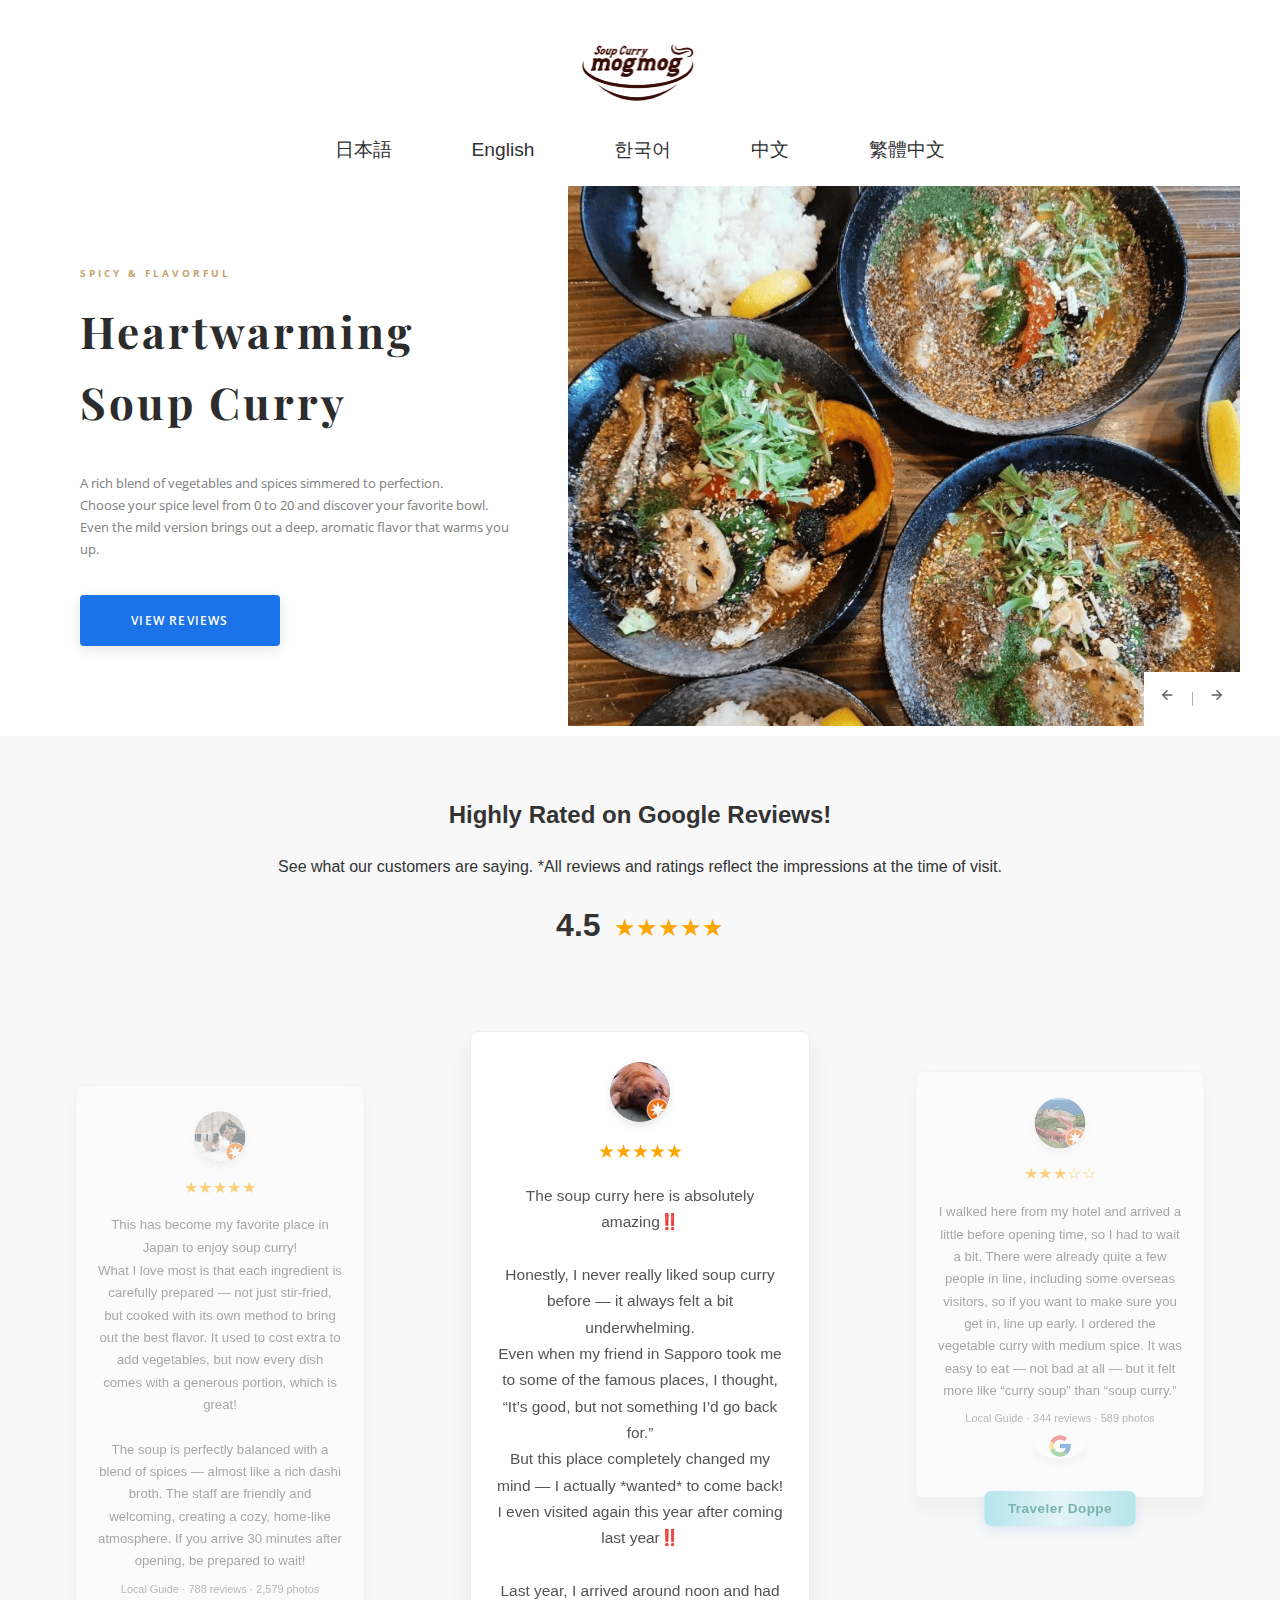
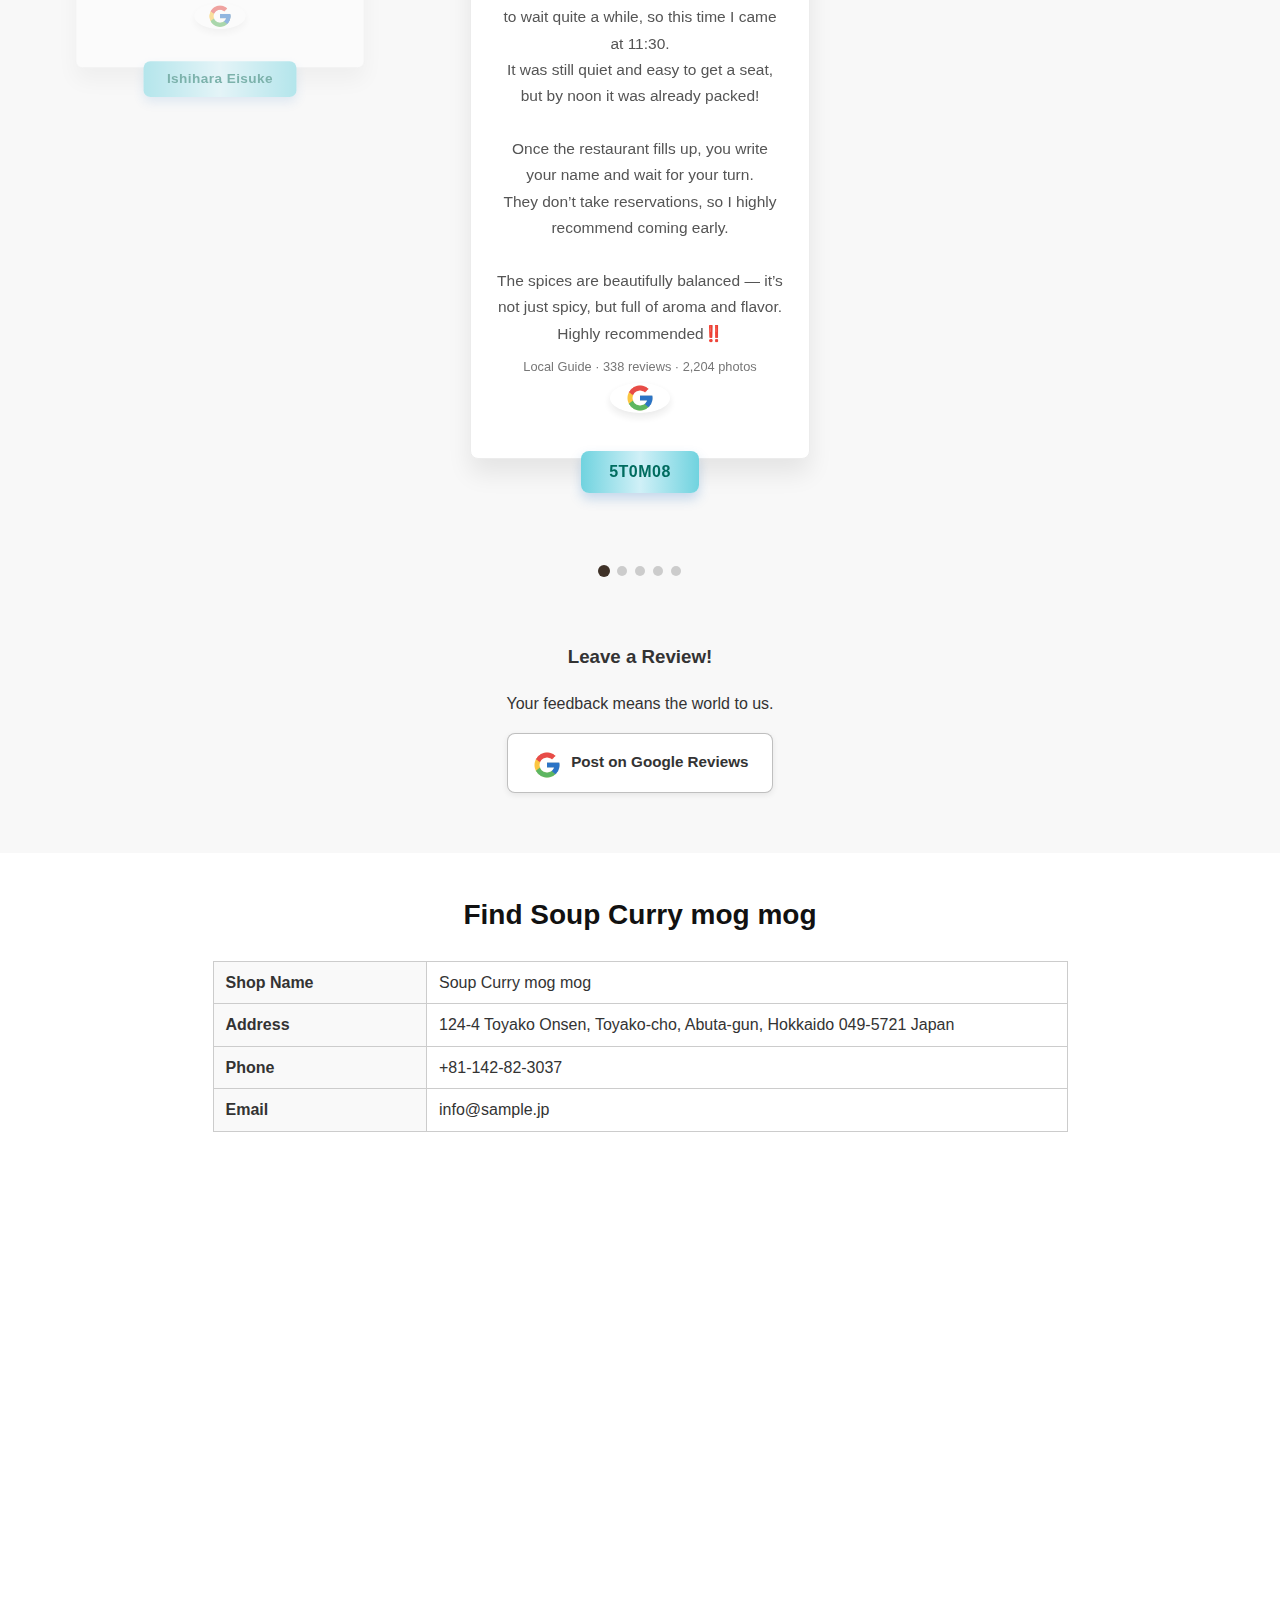
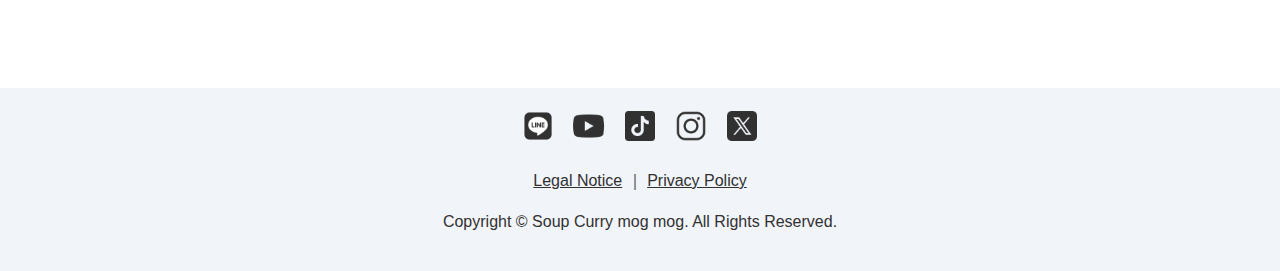
<file: index_en.html>
<!DOCTYPE html>
<html lang="en">
<head>
  <meta charset="UTF-8">
  <meta name="viewport" content="width=device-width, initial-scale=1.0">
  <title>Soup Curry mog mog｜Authentic Soup Curry in Toyako, Hokkaido</title>
  
  <!-- Fonts -->
  <link href="https://fonts.cdnfonts.com/css/orkney" rel="stylesheet">
  <link href="https://fonts.googleapis.com/css2?family=Kaisei+Decol&display=swap" rel="stylesheet">
  <link rel="stylesheet" href="https://cdnjs.cloudflare.com/ajax/libs/OwlCarousel2/2.3.4/assets/owl.carousel.min.css">
  <link rel="stylesheet" href="https://cdnjs.cloudflare.com/ajax/libs/OwlCarousel2/2.3.4/assets/owl.theme.default.min.css">
  <link href="https://fonts.googleapis.com/css?family=Playfair+Display:400,700,900&display=swap" rel="stylesheet">
  <link href="https://fonts.googleapis.com/css?family=Open+Sans:300,400,600,700,800&display=swap" rel="stylesheet">
  <link rel="stylesheet" href="css/style.css">
  <link rel="stylesheet" href="css/header.css">
  <link rel="stylesheet" href="css/hero.css">
  <link rel="stylesheet" href="css/reviews.css">
  <link rel="stylesheet" href="css/footer.css">
  <link rel="stylesheet" href="css/scroll.css">
</head>
<body>

  <!-- Header -->
  <header class="site-header main-header">
    <a href="index_en.html"><img src="icon/logo.png" alt="Soup Curry mog mog logo" class="logo"></a>
    <nav class="nav-menu">
      <ul>
        <li><a href="index.html" class="hover-underline-animation">日本語</a></li>
        <li><a href="index_en.html" class="hover-underline-animation">English</a></li>
        <li><a href="index_kr.html" class="hover-underline-animation">한국어</a></li>
        <li><a href="index_cn.html" class="hover-underline-animation">中文</a></li>
        <li><a href="index_tw.html" class="hover-underline-animation">繁體中文</a></li>
      </ul>
    </nav>
  </header>

  <!-- Sticky Header -->
  <header class="site-header sticky-header">
    <div class="header-inner">
      <a href="index_en.html"><img src="icon/logo.png" alt="Soup Curry mog mog logo small" class="logo-small"></a>
      <nav class="nav-menu">
        <ul>
          <li><a href="index.html" class="hover-underline-animation">日本語</a></li>
          <li><a href="index_en.html" class="hover-underline-animation">English</a></li>
          <li><a href="index_kr.html" class="hover-underline-animation">한국어</a></li>
          <li><a href="index_cn.html" class="hover-underline-animation">中文</a></li>
          <li><a href="index_tw.html" class="hover-underline-animation">繁體中文</a></li>
        </ul>
      </nav>
    </div>
  </header>

  <!-- Hero Carousel -->
  <div class="carousel">
    <div class="carousel__nav">
      <span id="moveLeft" class="carousel__arrow">
        <svg class="carousel__icon" width="24" height="24" viewBox="0 0 24 24">
          <path d="M20,11V13H8L13.5,18.5L12.08,19.92L4.16,12L12.08,4.08L13.5,5.5L8,11H20Z"></path>
        </svg>
      </span>
      <span id="moveRight" class="carousel__arrow">
        <svg class="carousel__icon" width="24" height="24" viewBox="0 0 24 24">
          <path d="M4,11V13H16L10.5,18.5L11.92,19.92L19.84,12L11.92,4.08L10.5,5.5L16,11H4Z"></path>
        </svg>
      </span>
    </div>

    <!-- Slide 1: Soup Curry -->
    <div class="carousel-item carousel-item--1">
      <div class="carousel-item__image"></div>
      <div class="carousel-item__info">
        <div class="carousel-item__container">
          <h2 class="carousel-item__subtitle">Spicy & Flavorful</h2>
          <h1 class="carousel-item__title">Heartwarming Soup Curry</h1>
          <p class="carousel-item__description">
            A rich blend of vegetables and spices simmered to perfection.<br>
            Choose your spice level from 0 to 20 and discover your favorite bowl.<br>
            Even the mild version brings out a deep, aromatic flavor that warms you up.
          </p>
          <a href="https://www.google.com/maps/place/Soup+Curry+mog+mog/@42.5640474,140.8214951,15z"
             class="carousel-item__btn"><i class="animation"></i>View Reviews<i class="animation"></i></a>
        </div>
      </div>
    </div>

    <!-- Slide 2: Craft Beer -->
    <div class="carousel-item carousel-item--2">
      <div class="carousel-item__image"></div>
      <div class="carousel-item__info">
        <div class="carousel-item__container">
          <h2 class="carousel-item__subtitle">Craft Beer Selection</h2>
          <h1 class="carousel-item__title">Cheers with Local & Global Brews</h1>
          <p class="carousel-item__description">
            Featuring a variety of craft beers from around the world.<br>
            Perfectly paired with our aromatic soup curry for an unforgettable evening in Toyako.
          </p>
          <a href="https://www.google.com/maps/place/Soup+Curry+mog+mog/@42.5640474,140.8214951,15z"
             class="carousel-item__btn"><i class="animation"></i>See Menu<i class="animation"></i></a>
        </div>
      </div>
    </div>

    <!-- Slide 3: Lemonade -->
    <div class="carousel-item carousel-item--3">
      <div class="carousel-item__image"></div>
      <div class="carousel-item__info">
        <div class="carousel-item__container">
          <h2 class="carousel-item__subtitle">Homemade Lemonade</h2>
          <h1 class="carousel-item__title">A Refreshing Finish After Curry</h1>
          <p class="carousel-item__description">
            Our house-made lemonade is the perfect drink after a spicy meal.<br>
            Lightly sweet and refreshingly crisp — it enhances the lingering spice notes.<br>
            Don’t miss our creamy lassi too!
          </p>
          <a href="https://www.google.com/maps/place/Soup+Curry+mog+mog/@42.5640474,140.8214951,15z"
             class="carousel-item__btn"><i class="animation"></i>Explore Drinks<i class="animation"></i></a>
        </div>
      </div>
    </div>

    <!-- Slide 4: Takeout -->
    <div class="carousel-item carousel-item--4">
      <div class="carousel-item__image"></div>
      <div class="carousel-item__info">
        <div class="carousel-item__container">
          <h2 class="carousel-item__subtitle">Takeout Available</h2>
          <h1 class="carousel-item__title">Enjoy mog mog at Home</h1>
          <p class="carousel-item__description">
            Take the flavors of Toyako home with our takeout service.<br>
            Packed with fresh vegetables and hearty soup — perfect for relaxing nights in.<br>
            We recommend calling ahead during busy hours.
          </p>
          <a href="https://www.google.com/maps/place/Soup+Curry+mog+mog/@42.5640474,140.8214951,15z"
             class="carousel-item__btn"><i class="animation"></i>Order Takeout<i class="animation"></i></a>
        </div>
      </div>
    </div>

    <!-- Slide 5: Entrance -->
    <div class="carousel-item carousel-item--5">
      <div class="carousel-item__image"></div>
      <div class="carousel-item__info">
        <div class="carousel-item__container">
          <h2 class="carousel-item__subtitle">Wooden Entrance</h2>
          <h1 class="carousel-item__title">A Warm Welcome Awaits</h1>
          <p class="carousel-item__description">
            Look for the wooden door with a ukulele — our cozy little restaurant<br>
            welcomes you with the aroma of freshly ground spices.<br>
            Loved by both locals and travelers from around the world.
          </p>
          <a href="https://www.google.com/maps/place/Soup+Curry+mog+mog/@42.5640474,140.8214951,15z"
             class="carousel-item__btn"><i class="animation"></i>Find Us<i class="animation"></i></a>
        </div>
      </div>
    </div>
  </div>

  <!-- Reviews -->
  <section id="reviews" class="reviews">
    <div class="reviews-container">
      <h2>Highly Rated on Google Reviews!</h2>
      <p>See what our customers are saying. *All reviews and ratings reflect the impressions at the time of visit.</p>
    </div>

    <div class="reviews-summary">
      <span class="rating-score">4.5</span>
      <span class="rating-stars">★★★★★</span>
    </div>

    <!-- ▼ REVIEW CAROUSEL -->
    <section class="testimonials">
      <div class="container">
        <div id="customers-testimonials" class="owl-carousel">

          <!-- REVIEW 1 -->
          <div class="itemCard">
            <div class="shadow-effect">
              <img class="img-circle" src="icon/user1.png" alt="">
              <div class="review-rating">★★★★★</div>
              <p>
                The soup curry here is absolutely amazing‼️<br><br>

  Honestly, I never really liked soup curry before — it always felt a bit underwhelming.<br>
  Even when my friend in Sapporo took me to some of the famous places, I thought, “It’s good, but not something I’d go back for.”<br>
  But this place completely changed my mind — I actually *wanted* to come back! I even visited again this year after coming last year‼️<br><br>

  Last year, I arrived around noon and had to wait quite a while, so this time I came at 11:30.<br>
  It was still quiet and easy to get a seat, but by noon it was already packed!<br><br>

  Once the restaurant fills up, you write your name and wait for your turn.<br>
  They don’t take reservations, so I highly recommend coming early.<br><br>

  The spices are beautifully balanced — it’s not just spicy, but full of aroma and flavor.<br>
  Highly recommended‼️
              </p>
              <span class="review-badge">Local Guide · 338 reviews · 2,204 photos</span>
              <img src="icon/google.png" alt="Google" class="google-icon">
            </div>
            <div class="testimonial-name">5T0M08</div>
          </div>

          <!-- REVIEW 2 -->
          <div class="itemCard">
            <div class="shadow-effect">
              <img class="img-circle" src="icon/user2.png" alt="Traveler">
              <div class="review-rating">★★★☆☆</div>
              <p>
                I walked here from my hotel and arrived a little before opening time, so I had to wait a bit.  
                There were already quite a few people in line, including some overseas visitors, so if you want to make sure you get in, line up early.  
                I ordered the vegetable curry with medium spice. It was easy to eat — not bad at all — but it felt more like “curry soup” than “soup curry.”
              </p>
              <span class="review-badge">Local Guide · 344 reviews · 589 photos</span>
              <img src="icon/google.png" alt="Google" class="google-icon">
            </div>
            <div class="testimonial-name">Traveler Doppe</div>
          </div>

          <!-- REVIEW 3 -->
          <div class="itemCard">
            <div class="shadow-effect">
              <img class="img-circle" src="icon/user3.png" alt="Bro">
              <div class="review-rating">★★★★☆</div>
              <p>
                May 2025<br>
                Visited after the Toyako Marathon.  
                The spice blend in this curry is quite unique — it’s hard to describe in words.  
                Really tasty!  
                I highly recommend coming here and trying it for yourself.
              </p>
              <span class="review-badge">Local Guide · 788 reviews · 2,579 photos</span>
              <img src="icon/google.png" alt="Google" class="google-icon">
            </div>
            <div class="testimonial-name">Ishihara Eisuke</div>
          </div>

          <!-- REVIEW 4 -->
          <div class="itemCard">
            <div class="shadow-effect">
              <img class="img-circle" src="icon/user4.png" alt="Cheryl Chu">
              <div class="review-rating">★★★★★</div>
              <p>
                A heartwarming place that represents Toyako as much as its hot springs.  
                Great taste and warm hospitality.  
                The mix of fresh vegetables and spices is wonderful —  
                definitely worth visiting if you like mild spiciness around Level 2.
              </p>
              <span class="review-badge">Local Guide · 788 reviews · 2,579 photos</span>
              <img src="icon/google.png" alt="Google" class="google-icon">
            </div>
            <div class="testimonial-name">Cheryl Chu</div>
          </div>

          <!-- REVIEW 5 -->
          <div class="itemCard">
            <div class="shadow-effect">
              <img class="img-circle" src="icon/user5.png" alt="Ishihara Eisuke">
              <div class="review-rating">★★★★★</div>
              <p>
                This has become my favorite place in Japan to enjoy soup curry!<br>
                What I love most is that each ingredient is carefully prepared — not just stir-fried, but cooked with its own method to bring out the best flavor.  
                It used to cost extra to add vegetables, but now every dish comes with a generous portion, which is great!<br><br>
                The soup is perfectly balanced with a blend of spices — almost like a rich dashi broth.  
                The staff are friendly and welcoming, creating a cozy, home-like atmosphere.  
                If you arrive 30 minutes after opening, be prepared to wait!  
              </p>
              <span class="review-badge">Local Guide · 788 reviews · 2,579 photos</span>
              <img src="icon/google.png" alt="Google" class="google-icon">
            </div>
            <div class="testimonial-name">Ishihara Eisuke</div>
          </div>

        </div>
      </div>
    </section>

    <!-- ▼ Google Review Submission -->
    <section class="review-section">
      <h3>Leave a Review!</h3>
      <p>Your feedback means the world to us.</p>
      <a
        href="https://www.google.com/maps/place/Soup+Curry+mog+mog"
        target="_blank"
        rel="noopener noreferrer"
        class="review-button"
        aria-label="Post a Google Review">
        <img src="icon/google.png" alt="Google logo" class="google-icon">
        Post on Google Reviews
      </a>
    </section>
  </section>


  <!-- Map -->
  <section class="map">
    <h2>Find Soup Curry mog mog</h2>
    <table class="shop-info">
      <tbody>
        <tr><th>Shop Name</th><td>Soup Curry mog mog</td></tr>
        <tr><th>Address</th><td>124-4 Toyako Onsen, Toyako-cho, Abuta-gun, Hokkaido 049-5721 Japan</td></tr>
        <tr><th>Phone</th><td>+81-142-82-3037</td></tr>
        <tr><th>Email</th><td>info@sample.jp</td></tr>
      </tbody>
    </table>
    <div class="map-container">
      <iframe src="https://www.google.com/maps/embed?pb=!1m18!1m12!1m3!1d2938.5874911675733!2d140.81892017482545!3d42.564051322191496!2m3!1f0!2f0!3f0!3m2!1i1024!2i768!4f13.1!3m3!1m2!1s0x5f9fe3b80d267909%3A0x93920a45bb28a542!2sSoup%20Curry%20mog%20mog!5e0!3m2!1sen!2sjp!4v1760644748499!5m2!1sen!2sjp"
        width="600" height="450" style="border:0;" allowfullscreen="" loading="lazy"
        referrerpolicy="no-referrer-when-downgrade"></iframe>
    </div>
  </section>

  <!-- Footer -->
  <footer class="site-footer" id="contact">
    <div class="container">
      <div class="footer-sns">
        <a href="#"><img src="icon/line.png" alt="LINE" class="sns-icon"></a>
        <a href="#"><img src="icon/youtube.png" alt="YouTube" class="sns-icon"></a>
        <a href="#"><img src="icon/tiktok.png" alt="TikTok" class="sns-icon"></a>
        <a href="#"><img src="icon/instagram.png" alt="Instagram" class="sns-icon"></a>
        <a href="#"><img src="icon/x.png" alt="X/Twitter" class="sns-icon"></a>
      </div>
      <p class="legal-links">
        <a href="#">Legal Notice</a> ｜ 
        <a href="#">Privacy Policy</a>
      </p>
      <p>Copyright © Soup Curry mog mog. All Rights Reserved.</p>
    </div>
  </footer>

  <!-- Scripts -->
  <script src="https://cdnjs.cloudflare.com/ajax/libs/jquery/3.6.4/jquery.min.js"></script>
  <script src="https://cdnjs.cloudflare.com/ajax/libs/OwlCarousel2/2.3.4/owl.carousel.min.js"></script>

  <script>
jQuery(document).ready(function($) {
  const $carousel = $('#customers-testimonials');

  $carousel.owlCarousel({
    loop: true,
    center: true,
    items: 3,
    margin: 0,
    autoplay: true,
    autoplayTimeout: 7000,
    autoplayHoverPause: true, // ← マウス乗せたら停止
    dots: true,
    smartSpeed: 600,
    responsive: {
      0: { items: 1 },
      768: { items: 2 },
      1170: { items: 3 }
    }
  });

  // 手動操作検知後の自然再開制御
  let autoplayTimer;
  const RESTART_DELAY = 6000; // 手動操作後6秒で再開

  // 手動操作時に一時停止
  $carousel.on('drag.owl.carousel translated.owl.carousel', function() {
    $carousel.trigger('stop.owl.autoplay');
    clearTimeout(autoplayTimer);
    autoplayTimer = setTimeout(() => {
      $carousel.trigger('play.owl.autoplay', [7000]);
    }, RESTART_DELAY);
  });

  // ホバー停止はOwl標準でOK（autoplayHoverPause）
});

</script>
  <script src="js/header.js" defer></script>
  <script src="js/hero.js" defer></script>
</body>
</html>
</file>
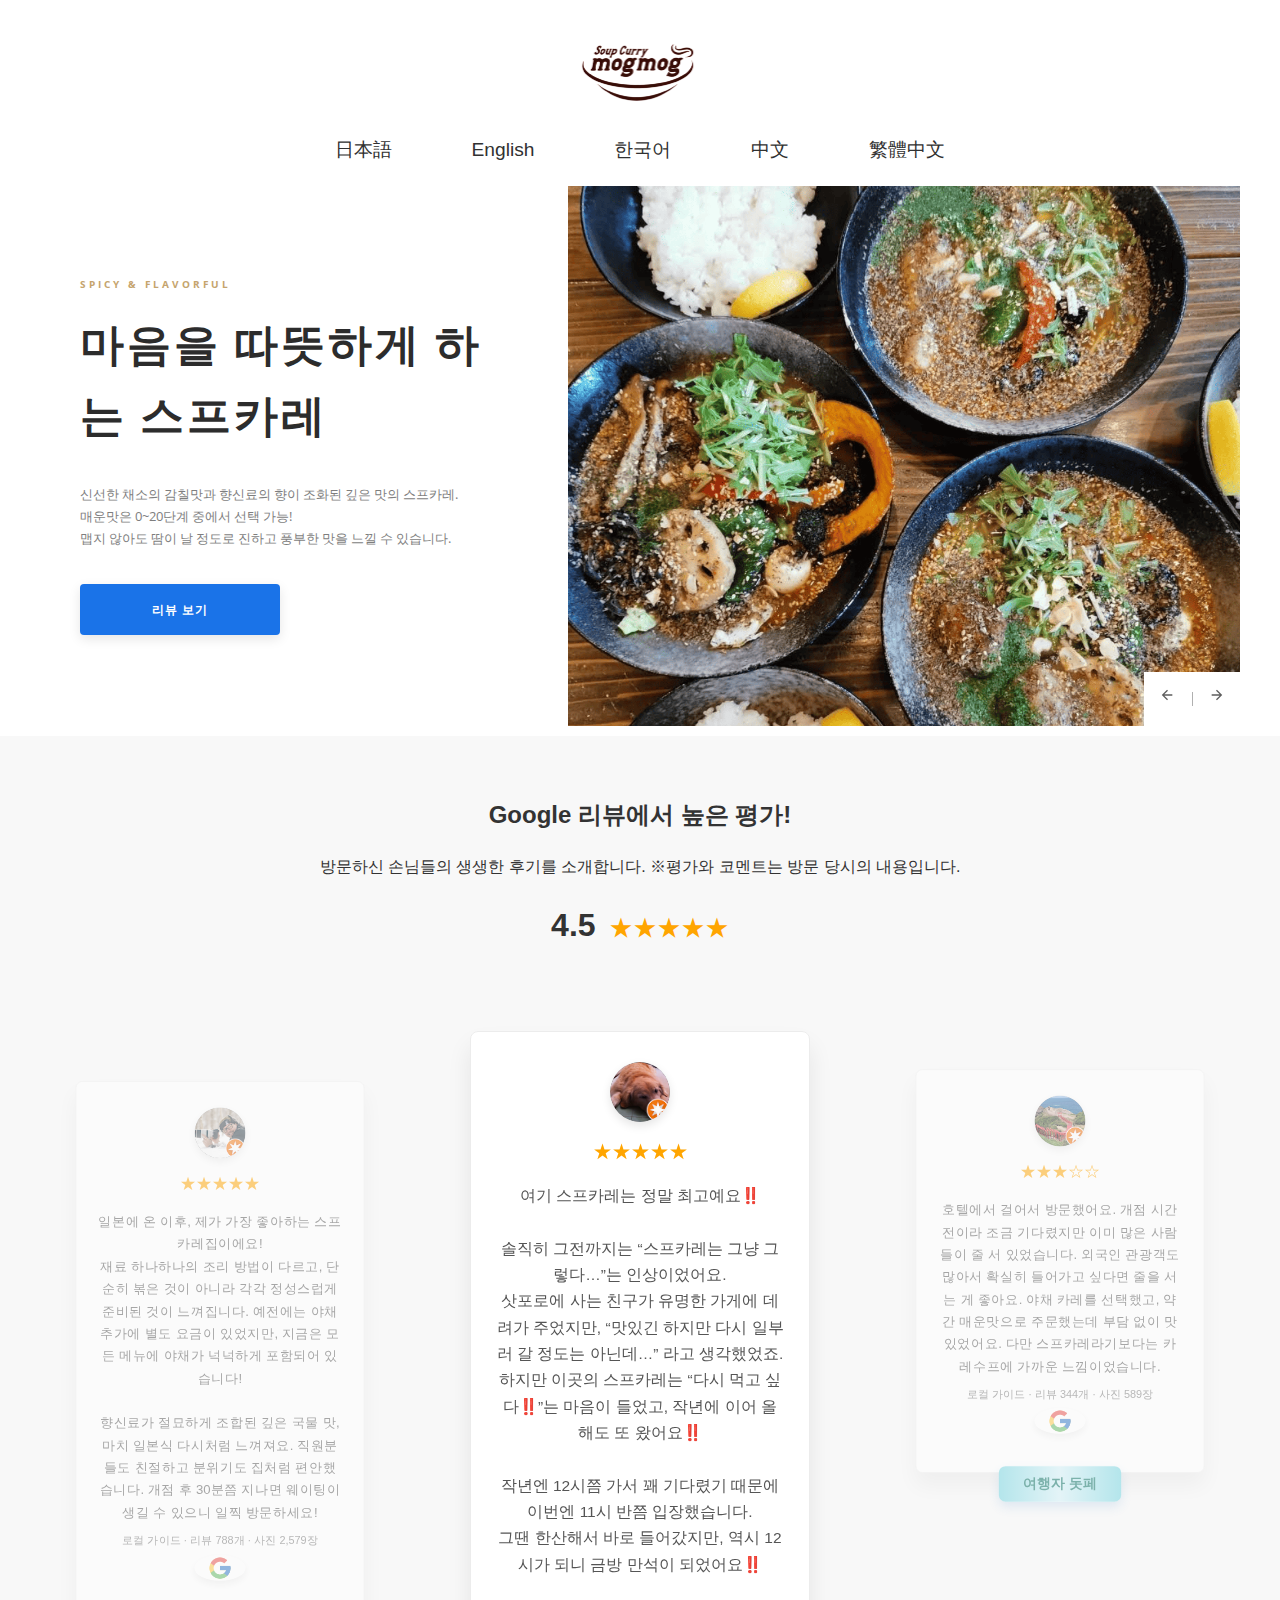
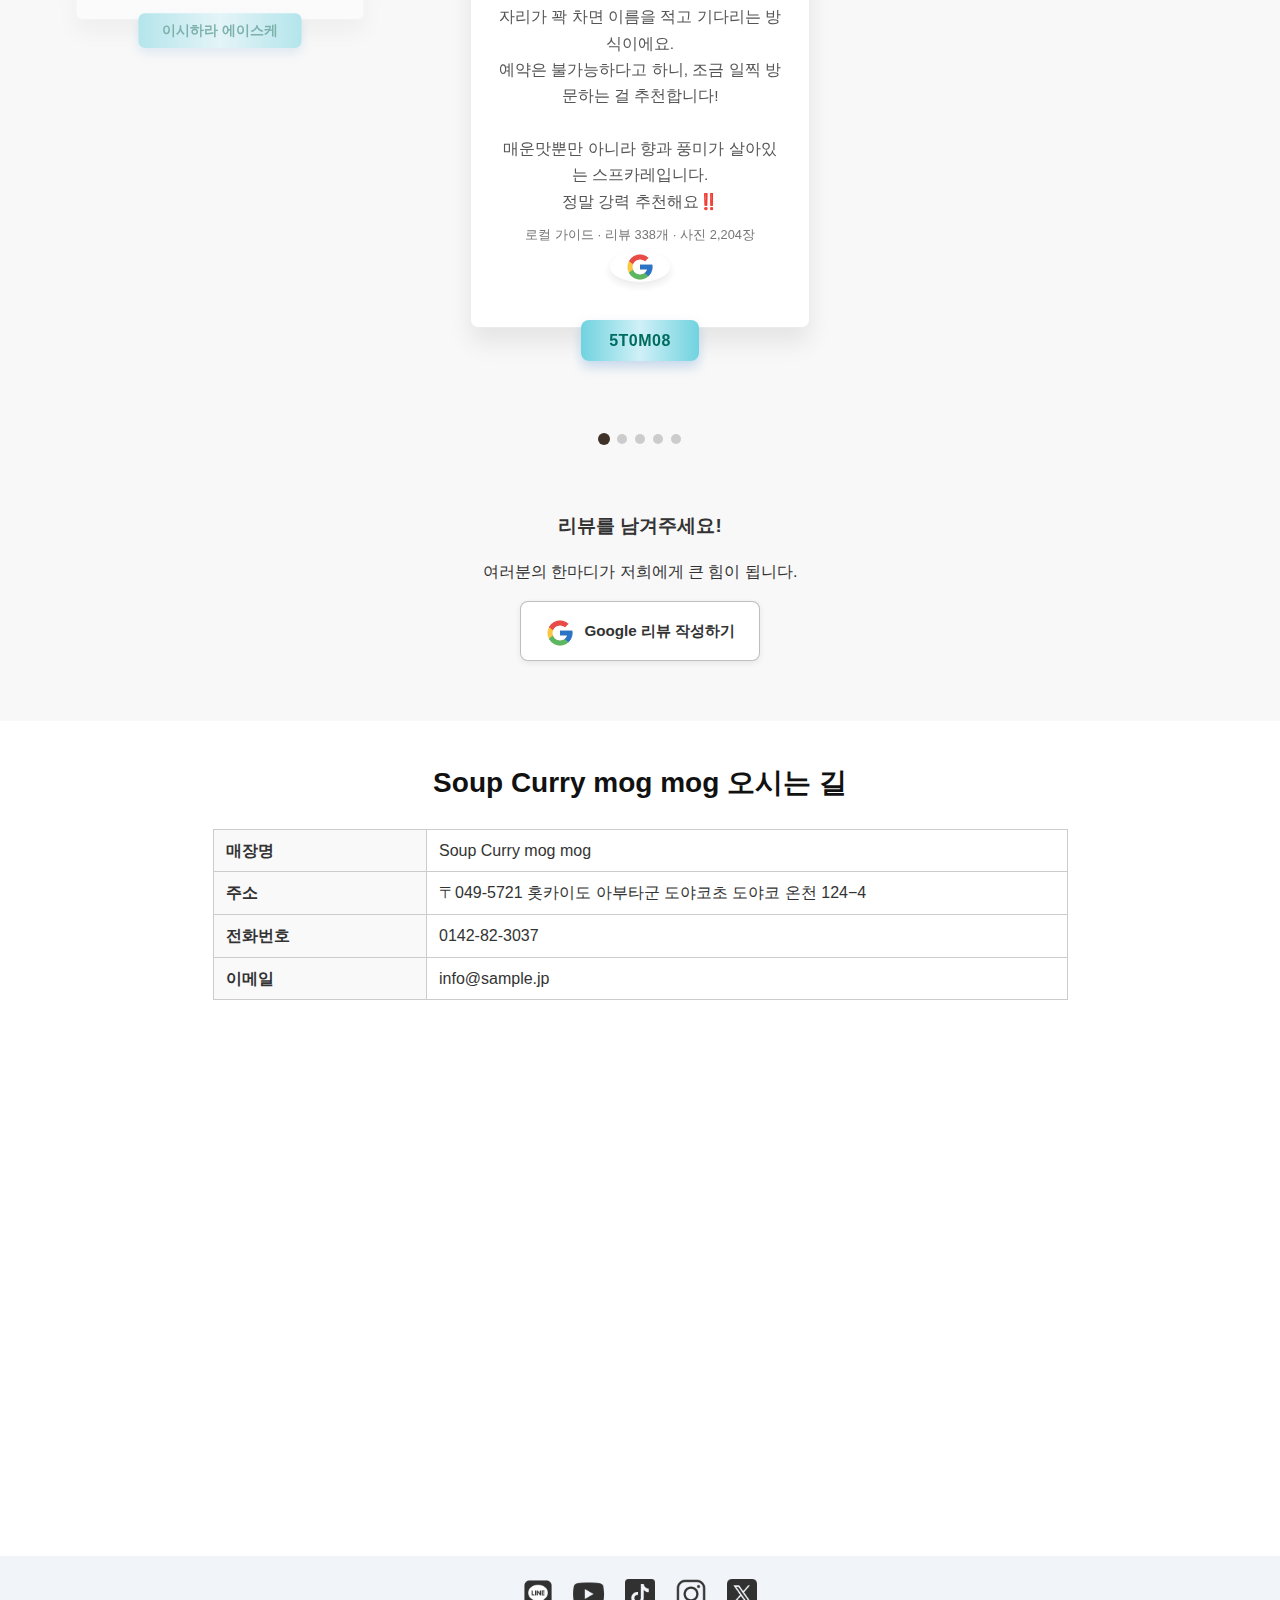
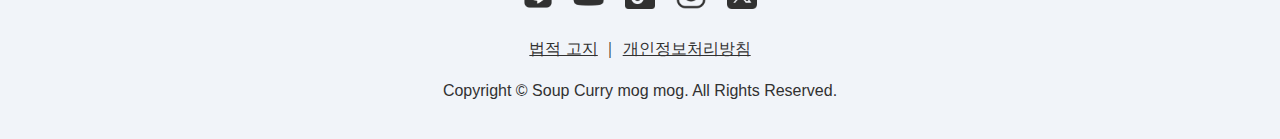
<file: index_kr.html>
<!DOCTYPE html>
<html lang="ko">
<head>
  <meta charset="UTF-8">
  <meta name="viewport" content="width=device-width, initial-scale=1.0">
  <title>Soup Curry mog mog｜홋카이도 도야호의 인기 스프카레 전문점【공식】</title>

  <!-- Fonts -->
  <link href="https://fonts.cdnfonts.com/css/orkney" rel="stylesheet">
  <link href="https://fonts.googleapis.com/css2?family=Kaisei+Decol&display=swap" rel="stylesheet">
  <link rel="stylesheet" href="https://cdnjs.cloudflare.com/ajax/libs/OwlCarousel2/2.3.4/assets/owl.carousel.min.css">
  <link rel="stylesheet" href="https://cdnjs.cloudflare.com/ajax/libs/OwlCarousel2/2.3.4/assets/owl.theme.default.min.css">
  <link href="https://fonts.googleapis.com/css?family=Playfair+Display:400,700,900&display=swap" rel="stylesheet">
  <link href="https://fonts.googleapis.com/css?family=Open+Sans:300,400,600,700,800&display=swap" rel="stylesheet">
  <link rel="stylesheet" href="css/style.css">
  <link rel="stylesheet" href="css/header.css">
  <link rel="stylesheet" href="css/hero.css">
  <link rel="stylesheet" href="css/reviews.css">
  <link rel="stylesheet" href="css/footer.css">
  <link rel="stylesheet" href="css/scroll.css">
</head>
<body>

  <!-- 헤더 -->
  <header class="site-header main-header">
    <a href="index_kr.html"><img src="icon/logo.png" alt="로고" class="logo"></a>
    <nav class="nav-menu">
      <ul>
        <li><a href="index.html" class="hover-underline-animation">日本語</a></li>
        <li><a href="index_en.html" class="hover-underline-animation">English</a></li>
        <li><a href="index_kr.html" class="hover-underline-animation">한국어</a></li>
        <li><a href="index_cn.html" class="hover-underline-animation">中文</a></li>
        <li><a href="index_tw.html" class="hover-underline-animation">繁體中文</a></li>
      </ul>
    </nav>
  </header>

  <!-- 스크롤 시 표시되는 작은 헤더 -->
  <header class="site-header sticky-header">
    <div class="header-inner">
      <a href="index_kr.html"><img src="icon/logo.png" alt="로고" class="logo-small"></a>
      <nav class="nav-menu">
        <ul>
          <li><a href="index.html" class="hover-underline-animation">日本語</a></li>
          <li><a href="index_en.html" class="hover-underline-animation">English</a></li>
          <li><a href="index_kr.html" class="hover-underline-animation">한국어</a></li>
          <li><a href="index_cn.html" class="hover-underline-animation">中文</a></li>
          <li><a href="index_tw.html" class="hover-underline-animation">繁體中文</a></li>
        </ul>
      </nav>
    </div>
  </header>

  <!-- 메인 비주얼 -->
  <div class="carousel">
    <div class="carousel__nav">
      <span id="moveLeft" class="carousel__arrow">
        <svg class="carousel__icon" width="24" height="24" viewBox="0 0 24 24">
          <path d="M20,11V13H8L13.5,18.5L12.08,19.92L4.16,12L12.08,4.08L13.5,5.5L8,11H20Z"></path>
        </svg>
      </span>
      <span id="moveRight" class="carousel__arrow">
        <svg class="carousel__icon" width="24" height="24" viewBox="0 0 24 24">
          <path d="M4,11V13H16L10.5,18.5L11.92,19.92L19.84,12L11.92,4.08L10.5,5.5L16,11H4Z"></path>
        </svg>
      </span>
    </div>

    <!-- 테마 1: 스프카레의 매력 -->
    <div class="carousel-item carousel-item--1">
      <div class="carousel-item__image"></div>
      <div class="carousel-item__info">
        <div class="carousel-item__container">
          <h2 class="carousel-item__subtitle">Spicy & Flavorful</h2>
          <h1 class="carousel-item__title">마음을 따뜻하게 하는 스프카레</h1>
          <p class="carousel-item__description">
            신선한 채소의 감칠맛과 향신료의 향이 조화된 깊은 맛의 스프카레.<br>
            매운맛은 0~20단계 중에서 선택 가능!<br>
            맵지 않아도 땀이 날 정도로 진하고 풍부한 맛을 느낄 수 있습니다.
          </p>
          <a href="https://www.google.com/maps/place/Soup+Curry+mog+mog/@42.5640474,140.8214951,15z"
             class="carousel-item__btn"><i class="animation"></i>리뷰 보기<i class="animation"></i></a>
        </div>
      </div>
    </div>

    <!-- 테마 2: 크래프트 맥주 -->
    <div class="carousel-item carousel-item--2">
      <div class="carousel-item__image"></div>
      <div class="carousel-item__info">
        <div class="carousel-item__container">
          <h2 class="carousel-item__subtitle">Craft Beer Selection</h2>
          <h1 class="carousel-item__title">다양한 크래프트 맥주로 건배!</h1>
          <p class="carousel-item__description">
            세계 각국의 크래프트 맥주를 한자리에서 만나보세요.<br>
            향신료가 어우러진 카레와 완벽한 조화를 이룹니다.<br>
            도야호의 저녁을 더 특별하게 만들어 보세요.
          </p>
          <a href="https://www.google.com/maps/place/Soup+Curry+mog+mog/@42.5640474,140.8214951,15z"
             class="carousel-item__btn"><i class="animation"></i>메뉴 보기<i class="animation"></i></a>
        </div>
      </div>
    </div>

    <!-- 테마 3: 상큼한 레모네이드 -->
    <div class="carousel-item carousel-item--3">
      <div class="carousel-item__image"></div>
      <div class="carousel-item__info">
        <div class="carousel-item__container">
          <h2 class="carousel-item__subtitle">Homemade Lemonade</h2>
          <h1 class="carousel-item__title">식사 후에 딱 좋은 상큼한 레모네이드</h1>
          <p class="carousel-item__description">
            스프카레를 즐긴 후엔 상큼한 수제 레모네이드로 마무리!<br>
            적당한 단맛과 산뜻한 향으로 매운 여운을 부드럽게 잡아줍니다.<br>
            라씨(요거트 음료)도 인기 메뉴입니다.
          </p>
          <a href="https://www.google.com/maps/place/Soup+Curry+mog+mog/@42.5640474,140.8214951,15z"
             class="carousel-item__btn"><i class="animation"></i>음료 보기<i class="animation"></i></a>
        </div>
      </div>
    </div>

    <!-- 테마 4: 테이크아웃 가능 -->
    <div class="carousel-item carousel-item--4">
      <div class="carousel-item__image"></div>
      <div class="carousel-item__info">
        <div class="carousel-item__container">
          <h2 class="carousel-item__subtitle">Takeout Available</h2>
          <h1 class="carousel-item__title">집에서도 mog mog의 맛을!</h1>
          <p class="carousel-item__description">
            매장에서 즐기는 맛 그대로, 테이크아웃도 가능합니다.<br>
            신선한 채소와 향신료의 풍미를 집에서도 느껴보세요.<br>
            혼잡한 시간대에는 전화 예약을 추천드립니다.
          </p>
          <a href="https://www.google.com/maps/place/Soup+Curry+mog+mog/@42.5640474,140.8214951,15z"
             class="carousel-item__btn"><i class="animation"></i>테이크아웃 주문<i class="animation"></i></a>
        </div>
      </div>
    </div>

    <!-- 테마 5: 나무문이 포인트 -->
    <div class="carousel-item carousel-item--5">
      <div class="carousel-item__image"></div>
      <div class="carousel-item__info">
        <div class="carousel-item__container">
          <h2 class="carousel-item__subtitle">Wooden Entrance</h2>
          <h1 class="carousel-item__title">나무 결무늬의 문이 눈에 띄는 가게</h1>
          <p class="carousel-item__description">
            도야호 거리 한켠에 자리 잡은 따뜻한 공간.<br>
            우쿨렐레가 걸린 나무문을 열면 스파이스 향이 퍼집니다.<br>
            현지인과 관광객 모두에게 사랑받는 인기 스프카레집입니다.
          </p>
          <a href="https://www.google.com/maps/place/Soup+Curry+mog+mog/@42.5640474,140.8214951,15z"
             class="carousel-item__btn"><i class="animation"></i>위치 보기<i class="animation"></i></a>
        </div>
      </div>
    </div>
  </div>

  <!-- 리뷰 -->
<section id="reviews" class="reviews">
  <div class="reviews-container">
    <h2>Google 리뷰에서 높은 평가!</h2>
    <p>방문하신 손님들의 생생한 후기를 소개합니다. ※평가와 코멘트는 방문 당시의 내용입니다.</p>
  </div>

  <div class="reviews-summary">
    <span class="rating-score">4.5</span>
    <span class="rating-stars">★★★★★</span>
  </div>

  <!-- ▼ 리뷰 캐러셀 -->
  <section class="testimonials">
    <div class="container">
      <div id="customers-testimonials" class="owl-carousel">

        <!-- REVIEW 1 -->
        <div class="itemCard">
          <div class="shadow-effect">
            <img class="img-circle" src="icon/user1.png" alt="">
            <div class="review-rating">★★★★★</div>
            <p>
              여기 스프카레는 정말 최고예요‼️<br><br>

솔직히 그전까지는 “스프카레는 그냥 그렇다…”는 인상이었어요.<br>
삿포로에 사는 친구가 유명한 가게에 데려가 주었지만, “맛있긴 하지만 다시 일부러 갈 정도는 아닌데…” 라고 생각했었죠.<br>
하지만 이곳의 스프카레는 “다시 먹고 싶다‼️”는 마음이 들었고, 작년에 이어 올해도 또 왔어요‼️<br><br>

작년엔 12시쯤 가서 꽤 기다렸기 때문에 이번엔 11시 반쯤 입장했습니다.<br>
그땐 한산해서 바로 들어갔지만, 역시 12시가 되니 금방 만석이 되었어요‼️<br><br>

자리가 꽉 차면 이름을 적고 기다리는 방식이에요.<br>
예약은 불가능하다고 하니, 조금 일찍 방문하는 걸 추천합니다!<br><br>

매운맛뿐만 아니라 향과 풍미가 살아있는 스프카레입니다.<br>
정말 강력 추천해요‼️
            </p>
            <span class="review-badge">로컬 가이드 · 리뷰 338개 · 사진 2,204장</span>
            <img src="icon/google.png" alt="Google" class="google-icon">
          </div>
          <div class="testimonial-name">5T0M08</div>
        </div>

        <!-- REVIEW 2 -->
        <div class="itemCard">
          <div class="shadow-effect">
            <img class="img-circle" src="icon/user2.png" alt="Judy OBrien">
            <div class="review-rating">★★★☆☆</div>
            <p>
              호텔에서 걸어서 방문했어요. 개점 시간 전이라 조금 기다렸지만 이미 많은 사람들이 줄 서 있었습니다.  
              외국인 관광객도 많아서 확실히 들어가고 싶다면 줄을 서는 게 좋아요.  
              야채 카레를 선택했고, 약간 매운맛으로 주문했는데 부담 없이 맛있었어요.  
              다만 스프카레라기보다는 카레수프에 가까운 느낌이었습니다.
            </p>
            <span class="review-badge">로컬 가이드 · 리뷰 344개 · 사진 589장</span>
            <img src="icon/google.png" alt="Google" class="google-icon">
          </div>
          <div class="testimonial-name">여행자 돗페</div>
        </div>

        <!-- REVIEW 3 -->
        <div class="itemCard">
          <div class="shadow-effect">
            <img class="img-circle" src="icon/user3.png" alt="Bro">
            <div class="review-rating">★★★★☆</div>
            <p>
              2025.05<br>
              도야호 마라톤을 마치고 방문했습니다.<br>
              독특한 향신료 조합의 카레로, 말로 표현하기 힘든 맛이에요.<br>
              정말 맛있었습니다!<br>
              직접 가서 꼭 한번 드셔보시길 추천합니다.
            </p>
            <span class="review-badge">로컬 가이드 · 리뷰 788개 · 사진 2,579장</span>
            <img src="icon/google.png" alt="Google" class="google-icon">
          </div>
          <div class="testimonial-name">이시하라 에이스케</div>
        </div>

        <!-- REVIEW 4 -->
        <div class="itemCard">
          <div class="shadow-effect">
            <img class="img-circle" src="icon/user4.png" alt="Bro">
            <div class="review-rating">★★★★★</div>
            <p>
              도야호 온천만큼 따뜻하고 인상 깊은 맛집이에요.  
              신선한 채소와 향신료의 조합이 훌륭하고,  
              매운맛 2단계 정도의 부드러운 카레를 좋아하신다면 꼭 방문할 가치가 있습니다.
            </p>
            <span class="review-badge">로컬 가이드 · 리뷰 788개 · 사진 2,579장</span>
            <img src="icon/google.png" alt="Google" class="google-icon">
          </div>
          <div class="testimonial-name">Cheryl Chu</div>
        </div>

        <!-- REVIEW 5 -->
        <div class="itemCard">
          <div class="shadow-effect">
            <img class="img-circle" src="icon/user5.png" alt="Bro">
            <div class="review-rating">★★★★★</div>
            <p>
              일본에 온 이후, 제가 가장 좋아하는 스프카레집이에요!<br>
              재료 하나하나의 조리 방법이 다르고, 단순히 볶은 것이 아니라 각각 정성스럽게 준비된 것이 느껴집니다.  
              예전에는 야채 추가에 별도 요금이 있었지만, 지금은 모든 메뉴에 야채가 넉넉하게 포함되어 있습니다!<br><br>
              향신료가 절묘하게 조합된 깊은 국물 맛, 마치 일본식 다시처럼 느껴져요.  
              직원분들도 친절하고 분위기도 집처럼 편안했습니다.  
              개점 후 30분쯤 지나면 웨이팅이 생길 수 있으니 일찍 방문하세요!
            </p>
            <span class="review-badge">로컬 가이드 · 리뷰 788개 · 사진 2,579장</span>
            <img src="icon/google.png" alt="Google" class="google-icon">
          </div>
          <div class="testimonial-name">이시하라 에이스케</div>
        </div>

      </div>
    </div>
  </section>

  <!-- ▼ Google 리뷰 작성 버튼 -->
  <section class="review-section">
    <h3>리뷰를 남겨주세요!</h3>
    <p>여러분의 한마디가 저희에게 큰 힘이 됩니다.</p>
    <a
      href="https://www.google.com/maps/place/Soup+Curry+mog+mog"
      target="_blank"
      rel="noopener noreferrer"
      class="review-button"
      aria-label="Google 리뷰 작성하기">
      <img src="icon/google.png" alt="Google 로고" class="google-icon">
      Google 리뷰 작성하기
    </a>
  </section>
</section>


  <!-- 지도 -->
  <section class="map">
    <h2>Soup Curry mog mog 오시는 길</h2>
    <table class="shop-info">
      <tbody>
        <tr><th>매장명</th><td>Soup Curry mog mog</td></tr>
        <tr><th>주소</th><td>〒049-5721 홋카이도 아부타군 도야코초 도야코 온천 124−4</td></tr>
        <tr><th>전화번호</th><td>0142-82-3037</td></tr>
        <tr><th>이메일</th><td>info@sample.jp</td></tr>
      </tbody>
    </table>
    <div class="map-container">
      <iframe src="https://www.google.com/maps/embed?pb=!1m18!1m12!1m3!1d2938.5874911675733!2d140.81892017482545!3d42.564051322191496!2m3!1f0!2f0!3f0!3m2!1i1024!2i768!4f13.1!3m3!1m2!1s0x5f9fe3b80d267909%3A0x93920a45bb28a542!2sSoup%20Curry%20mog%20mog!5e0!3m2!1sko!2sjp!4v1760644748499!5m2!1sko!2sjp"
        width="600" height="450" style="border:0;" allowfullscreen="" loading="lazy"
        referrerpolicy="no-referrer-when-downgrade"></iframe>
    </div>
  </section>

  <!-- 푸터 -->
  <footer class="site-footer" id="contact">
    <div class="container">
      <div class="footer-sns">
        <a href="#"><img src="icon/line.png" alt="LINE" class="sns-icon"></a>
        <a href="#"><img src="icon/youtube.png" alt="YouTube" class="sns-icon"></a>
        <a href="#"><img src="icon/tiktok.png" alt="TikTok" class="sns-icon"></a>
        <a href="#"><img src="icon/instagram.png" alt="Instagram" class="sns-icon"></a>
        <a href="#"><img src="icon/x.png" alt="X/Twitter" class="sns-icon"></a>
      </div>
      <p class="legal-links">
        <a href="#">법적 고지</a> ｜ 
        <a href="#">개인정보처리방침</a>
      </p>
      <p>Copyright © Soup Curry mog mog. All Rights Reserved.</p>
    </div>
  </footer>

  <!-- Scripts -->
  <script src="https://cdnjs.cloudflare.com/ajax/libs/jquery/3.6.4/jquery.min.js"></script>
  <script src="https://cdnjs.cloudflare.com/ajax/libs/OwlCarousel2/2.3.4/owl.carousel.min.js"></script>
  <script>
jQuery(document).ready(function($) {
  const $carousel = $('#customers-testimonials');

  $carousel.owlCarousel({
    loop: true,
    center: true,
    items: 3,
    margin: 0,
    autoplay: true,
    autoplayTimeout: 7000,
    autoplayHoverPause: true, // ← マウス乗せたら停止
    dots: true,
    smartSpeed: 600,
    responsive: {
      0: { items: 1 },
      768: { items: 2 },
      1170: { items: 3 }
    }
  });

  // 手動操作検知後の自然再開制御
  let autoplayTimer;
  const RESTART_DELAY = 6000; // 手動操作後6秒で再開

  // 手動操作時に一時停止
  $carousel.on('drag.owl.carousel translated.owl.carousel', function() {
    $carousel.trigger('stop.owl.autoplay');
    clearTimeout(autoplayTimer);
    autoplayTimer = setTimeout(() => {
      $carousel.trigger('play.owl.autoplay', [7000]);
    }, RESTART_DELAY);
  });

  // ホバー停止はOwl標準でOK（autoplayHoverPause）
});

</script>
  <script src="js/header.js" defer></script>
  <script src="js/hero.js" defer></script>
</body>
</html>
</file>
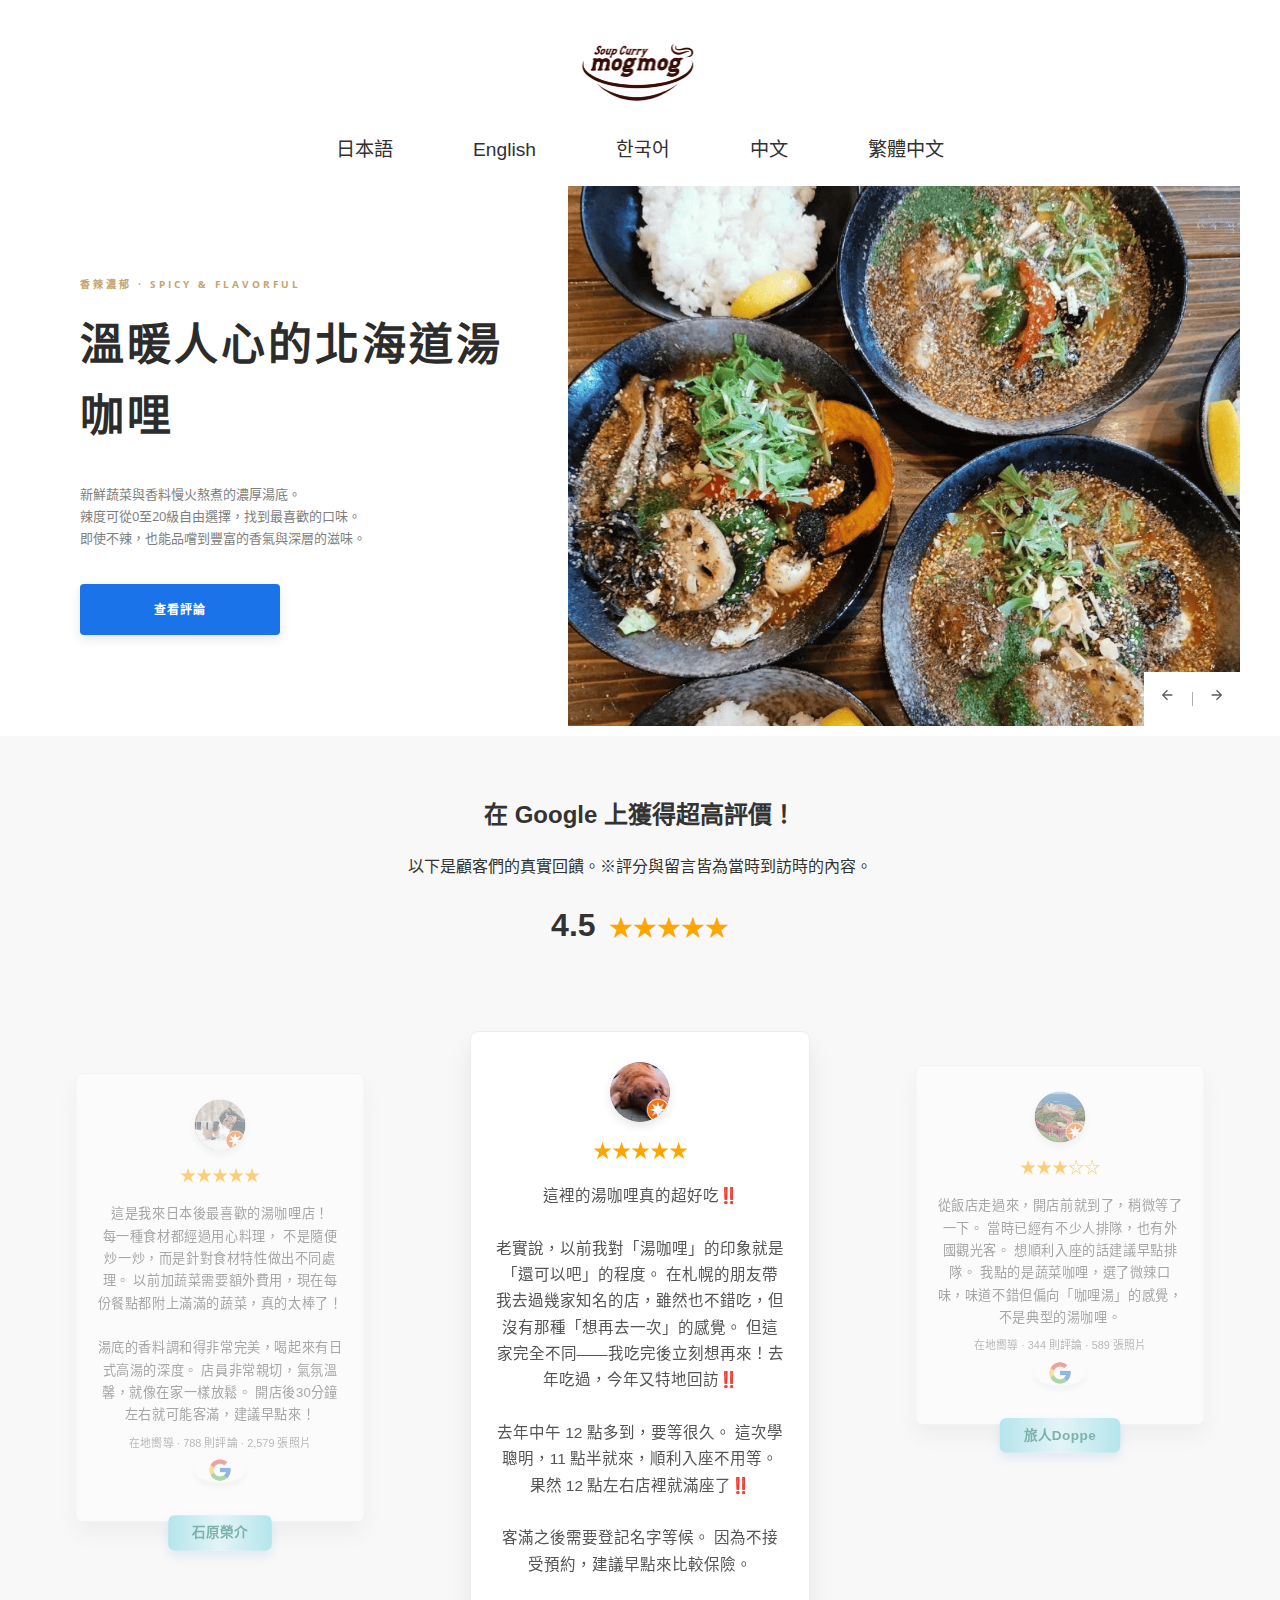
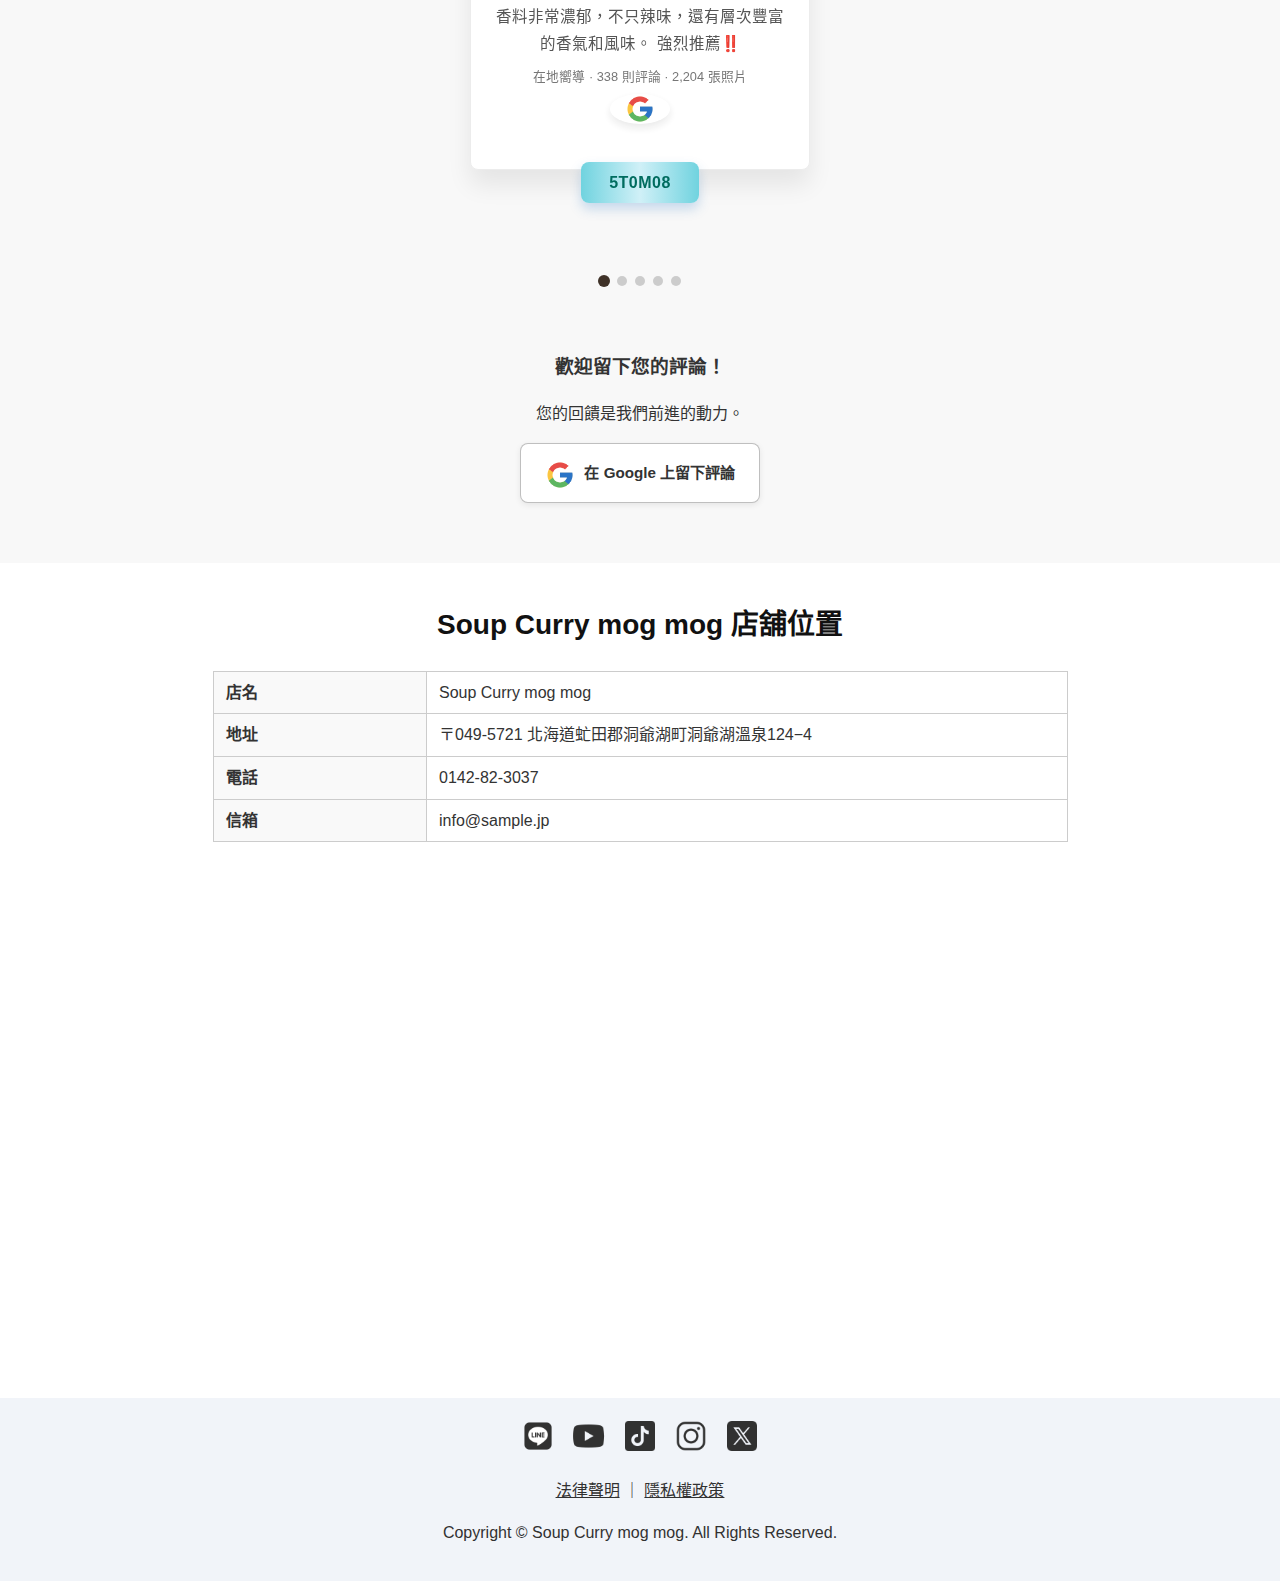
<file: index_tw.html>
<!DOCTYPE html>
<html lang="zh-TW">
<head>
  <meta charset="UTF-8">
  <meta name="viewport" content="width=device-width, initial-scale=1.0">
  <title>Soup Curry mog mog｜北海道洞爺湖人氣湯咖哩專門店【官方】</title>

  <!-- Fonts -->
  <link href="https://fonts.cdnfonts.com/css/orkney" rel="stylesheet">
  <link href="https://fonts.googleapis.com/css2?family=Kaisei+Decol&display=swap" rel="stylesheet">
  <link rel="stylesheet" href="https://cdnjs.cloudflare.com/ajax/libs/OwlCarousel2/2.3.4/assets/owl.carousel.min.css">
  <link rel="stylesheet" href="https://cdnjs.cloudflare.com/ajax/libs/OwlCarousel2/2.3.4/assets/owl.theme.default.min.css">
  <link href="https://fonts.googleapis.com/css?family=Playfair+Display:400,700,900&display=swap" rel="stylesheet">
  <link href="https://fonts.googleapis.com/css?family=Open+Sans:300,400,600,700,800&display=swap" rel="stylesheet">
  <link rel="stylesheet" href="css/style.css">
  <link rel="stylesheet" href="css/header.css">
  <link rel="stylesheet" href="css/hero.css">
  <link rel="stylesheet" href="css/reviews.css">
  <link rel="stylesheet" href="css/footer.css">
  <link rel="stylesheet" href="css/scroll.css">
</head>
<body>

  <!-- 頁首 -->
  <header class="site-header main-header">
    <a href="index_tw.html"><img src="icon/logo.png" alt="logo" class="logo"></a>
    <nav class="nav-menu">
      <ul>
        <li><a href="index.html" class="hover-underline-animation">日本語</a></li>
        <li><a href="index_en.html" class="hover-underline-animation">English</a></li>
        <li><a href="index_kr.html" class="hover-underline-animation">한국어</a></li>
        <li><a href="index_cn.html" class="hover-underline-animation">中文</a></li>
        <li><a href="index_tw.html" class="hover-underline-animation">繁體中文</a></li>
      </ul>
    </nav>
  </header>

  <!-- 滾動後顯示的小標題 -->
  <header class="site-header sticky-header">
    <div class="header-inner">
      <a href="index_tw.html"><img src="icon/logo.png" alt="logo" class="logo-small"></a>
      <nav class="nav-menu">
        <ul>
          <li><a href="index.html" class="hover-underline-animation">日本語</a></li>
          <li><a href="index_en.html" class="hover-underline-animation">English</a></li>
          <li><a href="index_kr.html" class="hover-underline-animation">한국어</a></li>
          <li><a href="index_cn.html" class="hover-underline-animation">中文</a></li>
          <li><a href="index_tw.html" class="hover-underline-animation">繁體中文</a></li>
        </ul>
      </nav>
    </div>
  </header>

  <!-- 首屏輪播 -->
  <div class="carousel">
    <div class="carousel__nav">
      <span id="moveLeft" class="carousel__arrow">
        <svg class="carousel__icon" width="24" height="24" viewBox="0 0 24 24">
          <path d="M20,11V13H8L13.5,18.5L12.08,19.92L4.16,12L12.08,4.08L13.5,5.5L8,11H20Z"></path>
        </svg>
      </span>
      <span id="moveRight" class="carousel__arrow">
        <svg class="carousel__icon" width="24" height="24" viewBox="0 0 24 24">
          <path d="M4,11V13H16L10.5,18.5L11.92,19.92L19.84,12L11.92,4.08L10.5,5.5L16,11H4Z"></path>
        </svg>
      </span>
    </div>

    <!-- 主題1：湯咖哩的魅力 -->
    <div class="carousel-item carousel-item--1">
      <div class="carousel-item__image"></div>
      <div class="carousel-item__info">
        <div class="carousel-item__container">
          <h2 class="carousel-item__subtitle">香辣濃郁 · Spicy & Flavorful</h2>
          <h1 class="carousel-item__title">溫暖人心的北海道湯咖哩</h1>
          <p class="carousel-item__description">
            新鮮蔬菜與香料慢火熬煮的濃厚湯底。<br>
            辣度可從0至20級自由選擇，找到最喜歡的口味。<br>
            即使不辣，也能品嚐到豐富的香氣與深層的滋味。
          </p>
          <a href="https://www.google.com/maps/place/Soup+Curry+mog+mog" 
             class="carousel-item__btn"><i class="animation"></i>查看評論<i class="animation"></i></a>
        </div>
      </div>
    </div>

    <!-- 主題2：精釀啤酒搭配 -->
    <div class="carousel-item carousel-item--2">
      <div class="carousel-item__image"></div>
      <div class="carousel-item__info">
        <div class="carousel-item__container">
          <h2 class="carousel-item__subtitle">Craft Beer Selection</h2>
          <h1 class="carousel-item__title">多款精釀啤酒完美搭配</h1>
          <p class="carousel-item__description">
            精選來自世界各地的精釀啤酒，與湯咖哩的辛香氣息完美融合。<br>
            在洞爺湖畔舉杯，共享悠閒美味的時光。
          </p>
          <a href="https://www.google.com/maps/place/Soup+Curry+mog+mog" 
             class="carousel-item__btn"><i class="animation"></i>查看菜單<i class="animation"></i></a>
        </div>
      </div>
    </div>

    <!-- 主題3：清爽檸檬飲 -->
    <div class="carousel-item carousel-item--3">
      <div class="carousel-item__image"></div>
      <div class="carousel-item__info">
        <div class="carousel-item__container">
          <h2 class="carousel-item__subtitle">Homemade Lemonade</h2>
          <h1 class="carousel-item__title">飯後最合適的清爽檸檬飲</h1>
          <p class="carousel-item__description">
            品嚐完湯咖哩後，一杯自製檸檬飲最為合適。<br>
            微甜不膩、清爽解辣，讓香料餘韻更悠長。<br>
            我們的手作拉西（優格飲品）也深受歡迎！
          </p>
          <a href="https://www.google.com/maps/place/Soup+Curry+mog+mog" 
             class="carousel-item__btn"><i class="animation"></i>飲品一覽<i class="animation"></i></a>
        </div>
      </div>
    </div>

    <!-- 主題4：外帶服務 -->
    <div class="carousel-item carousel-item--4">
      <div class="carousel-item__image"></div>
      <div class="carousel-item__info">
        <div class="carousel-item__container">
          <h2 class="carousel-item__subtitle">Takeout Available</h2>
          <h1 class="carousel-item__title">在家也能享受mog mog的味道</h1>
          <p class="carousel-item__description">
            把店裡的味道帶回家！<br>
            豐富蔬菜與香料湯底，外帶也能保持原味。<br>
            高峰時段建議先電話預訂。
          </p>
          <a href="https://www.google.com/maps/place/Soup+Curry+mog+mog" 
             class="carousel-item__btn"><i class="animation"></i>了解外帶服務<i class="animation"></i></a>
        </div>
      </div>
    </div>

    <!-- 主題5：木質門面是標誌 -->
    <div class="carousel-item carousel-item--5">
      <div class="carousel-item__image"></div>
      <div class="carousel-item__info">
        <div class="carousel-item__container">
          <h2 class="carousel-item__subtitle">Wooden Entrance</h2>
          <h1 class="carousel-item__title">帶有木質門面的溫馨小店</h1>
          <p class="carousel-item__description">
            坐落於洞爺湖街角的一家小店。<br>
            推開掛著烏克麗麗的木門，濃郁香氣迎面而來。<br>
            受到當地居民與觀光客一致喜愛的名店。
          </p>
          <a href="https://www.google.com/maps/place/Soup+Curry+mog+mog" 
             class="carousel-item__btn"><i class="animation"></i>查看位置<i class="animation"></i></a>
        </div>
      </div>
    </div>
  </div>

  <!-- 評論 -->
<section id="reviews" class="reviews">
  <div class="reviews-container">
    <h2>在 Google 上獲得超高評價！</h2>
    <p>以下是顧客們的真實回饋。※評分與留言皆為當時到訪時的內容。</p>
  </div>

  <div class="reviews-summary">
    <span class="rating-score">4.5</span>
    <span class="rating-stars">★★★★★</span>
  </div>

  <!-- ▼ 評論輪播 -->
  <section class="testimonials">
    <div class="container">
      <div id="customers-testimonials" class="owl-carousel">

        <!-- REVIEW 1 -->
        <div class="itemCard">
          <div class="shadow-effect">
            <img class="img-circle" src="icon/user1.png" alt="">
            <div class="review-rating">★★★★★</div>
            <p>
              這裡的湯咖哩真的超好吃‼️<br><br>

老實說，以前我對「湯咖哩」的印象就是「還可以吧」的程度。  
在札幌的朋友帶我去過幾家知名的店，雖然也不錯吃，但沒有那種「想再去一次」的感覺。  
但這家完全不同——我吃完後立刻想再來！去年吃過，今年又特地回訪‼️<br><br>

去年中午 12 點多到，要等很久。  
這次學聰明，11 點半就來，順利入座不用等。  
果然 12 點左右店裡就滿座了‼️<br><br>

客滿之後需要登記名字等候。  
因為不接受預約，建議早點來比較保險。<br><br>

香料非常濃郁，不只辣味，還有層次豐富的香氣和風味。  
強烈推薦‼️
            </p>
            <span class="review-badge">在地嚮導 · 338 則評論 · 2,204 張照片</span>
            <img src="icon/google.png" alt="Google" class="google-icon">
          </div>
          <div class="testimonial-name">5T0M08</div>
        </div>

        <!-- REVIEW 2 -->
        <div class="itemCard">
          <div class="shadow-effect">
            <img class="img-circle" src="icon/user2.png" alt="Judy OBrien">
            <div class="review-rating">★★★☆☆</div>
            <p>
              從飯店走過來，開店前就到了，稍微等了一下。  
              當時已經有不少人排隊，也有外國觀光客。  
              想順利入座的話建議早點排隊。  
              我點的是蔬菜咖哩，選了微辣口味，味道不錯但偏向「咖哩湯」的感覺，不是典型的湯咖哩。
            </p>
            <span class="review-badge">在地嚮導 · 344 則評論 · 589 張照片</span>
            <img src="icon/google.png" alt="Google" class="google-icon">
          </div>
          <div class="testimonial-name">旅人Doppe</div>
        </div>

        <!-- REVIEW 3 -->
        <div class="itemCard">
          <div class="shadow-effect">
            <img class="img-circle" src="icon/user3.png" alt="Bro">
            <div class="review-rating">★★★★☆</div>
            <p>
              2025.05<br>
              洞爺湖馬拉松結束後來這裡吃。  
              咖哩的香料組合很特別，是那種難以用言語形容的味道。  
              很好吃！  
              非常推薦親自來試試。
            </p>
            <span class="review-badge">在地嚮導 · 788 則評論 · 2,579 張照片</span>
            <img src="icon/google.png" alt="Google" class="google-icon">
          </div>
          <div class="testimonial-name">石原榮介</div>
        </div>

        <!-- REVIEW 4 -->
        <div class="itemCard">
          <div class="shadow-effect">
            <img class="img-circle" src="icon/user4.png" alt="Cheryl Chu">
            <div class="review-rating">★★★★★</div>
            <p>
              比洞爺湖的溫泉還溫暖人心的一家店。  
              不只料理美味，服務也非常貼心。  
              新鮮蔬菜與香料的搭配令人驚豔，  
              喜歡微辣（約2級）的人一定要來試試。
            </p>
            <span class="review-badge">在地嚮導 · 788 則評論 · 2,579 張照片</span>
            <img src="icon/google.png" alt="Google" class="google-icon">
          </div>
          <div class="testimonial-name">Cheryl Chu</div>
        </div>

        <!-- REVIEW 5 -->
        <div class="itemCard">
          <div class="shadow-effect">
            <img class="img-circle" src="icon/user5.png" alt="Bro">
            <div class="review-rating">★★★★★</div>
            <p>
              這是我來日本後最喜歡的湯咖哩店！<br>
              每一種食材都經過用心料理，  
              不是隨便炒一炒，而是針對食材特性做出不同處理。  
              以前加蔬菜需要額外費用，現在每份餐點都附上滿滿的蔬菜，真的太棒了！<br><br>
              湯底的香料調和得非常完美，喝起來有日式高湯的深度。  
              店員非常親切，氣氛溫馨，就像在家一樣放鬆。  
              開店後30分鐘左右就可能客滿，建議早點來！
            </p>
            <span class="review-badge">在地嚮導 · 788 則評論 · 2,579 張照片</span>
            <img src="icon/google.png" alt="Google" class="google-icon">
          </div>
          <div class="testimonial-name">石原榮介</div>
        </div>

      </div>
    </div>
  </section>

  <!-- ▼ Google 評論按鈕 -->
  <section class="review-section">
    <h3>歡迎留下您的評論！</h3>
    <p>您的回饋是我們前進的動力。</p>
    <a
      href="https://www.google.com/maps/place/Soup+Curry+mog+mog"
      target="_blank"
      rel="noopener noreferrer"
      class="review-button"
      aria-label="在 Google 上留下評論">
      <img src="icon/google.png" alt="Google圖示" class="google-icon">
      在 Google 上留下評論
    </a>
  </section>
</section>


  <!-- 地圖 -->
  <section class="map">
    <h2>Soup Curry mog mog 店舖位置</h2>
    <table class="shop-info">
      <tbody>
        <tr><th>店名</th><td>Soup Curry mog mog</td></tr>
        <tr><th>地址</th><td>〒049-5721 北海道虻田郡洞爺湖町洞爺湖溫泉124−4</td></tr>
        <tr><th>電話</th><td>0142-82-3037</td></tr>
        <tr><th>信箱</th><td>info@sample.jp</td></tr>
      </tbody>
    </table>
    <div class="map-container">
      <iframe src="https://www.google.com/maps/embed?pb=!1m18!1m12!1m3!1d2938.5874911675733!2d140.81892017482545!3d42.564051322191496!2m3!1f0!2f0!3f0!3m2!1i1024!2i768!4f13.1!3m3!1m2!1s0x5f9fe3b80d267909%3A0x93920a45bb28a542!2sSoup%20Curry%20mog%20mog!5e0!3m2!1szh-TW!2sjp!4v1760644748499!5m2!1szh-TW!2sjp"
        width="600" height="450" style="border:0;" allowfullscreen="" loading="lazy"
        referrerpolicy="no-referrer-when-downgrade"></iframe>
    </div>
  </section>

  <!-- 頁尾 -->
  <footer class="site-footer" id="contact">
    <div class="container">
      <div class="footer-sns">
        <a href="#"><img src="icon/line.png" alt="LINE" class="sns-icon"></a>
        <a href="#"><img src="icon/youtube.png" alt="YouTube" class="sns-icon"></a>
        <a href="#"><img src="icon/tiktok.png" alt="TikTok" class="sns-icon"></a>
        <a href="#"><img src="icon/instagram.png" alt="Instagram" class="sns-icon"></a>
        <a href="#"><img src="icon/x.png" alt="X" class="sns-icon"></a>
      </div>
      <p class="legal-links">
        <a href="#">法律聲明</a> ｜ 
        <a href="#">隱私權政策</a>
      </p>
      <p>Copyright © Soup Curry mog mog. All Rights Reserved.</p>
    </div>
  </footer>

  <!-- Script -->
  <script src="https://cdnjs.cloudflare.com/ajax/libs/jquery/3.6.4/jquery.min.js"></script>
  <script src="https://cdnjs.cloudflare.com/ajax/libs/OwlCarousel2/2.3.4/owl.carousel.min.js"></script>
  <script>
jQuery(document).ready(function($) {
  const $carousel = $('#customers-testimonials');

  $carousel.owlCarousel({
    loop: true,
    center: true,
    items: 3,
    margin: 0,
    autoplay: true,
    autoplayTimeout: 7000,
    autoplayHoverPause: true, // ← マウス乗せたら停止
    dots: true,
    smartSpeed: 600,
    responsive: {
      0: { items: 1 },
      768: { items: 2 },
      1170: { items: 3 }
    }
  });

  // 手動操作検知後の自然再開制御
  let autoplayTimer;
  const RESTART_DELAY = 6000; // 手動操作後6秒で再開

  // 手動操作時に一時停止
  $carousel.on('drag.owl.carousel translated.owl.carousel', function() {
    $carousel.trigger('stop.owl.autoplay');
    clearTimeout(autoplayTimer);
    autoplayTimer = setTimeout(() => {
      $carousel.trigger('play.owl.autoplay', [7000]);
    }, RESTART_DELAY);
  });

  // ホバー停止はOwl標準でOK（autoplayHoverPause）
});

</script>
  <script src="js/header.js" defer></script>
  <script src="js/hero.js" defer></script>
</body>
</html>
</file>
<file: css/style.css>
body {
  font-family: "Hiragino Kaku Gothic ProN", sans-serif;
  margin: 0;
  color: #333;
  line-height: 1.6;
}

/* ページ内リンク */
#products {
  scroll-margin-top: 80px; /* 固定ヘッダーの高さに合わせる */
}

#reviews {
  scroll-margin-top: 80px; /* 固定ヘッダーの高さに合わせる */
}

#contact {
  scroll-margin-top: 80px; /* 固定ヘッダーの高さに合わせる */
}

#products {
  scroll-margin-top: 80px; /* 固定ヘッダーの高さに合わせる */
}

#calendar {
  scroll-margin-top: 120px; /* 固定ヘッダーの高さに合わせる */
}

/* MAP */
.map {
  text-align: center;
  margin: 40px auto;
  max-width: 900px; /* 最大幅を制御 */
  
}

.map h2 {
  font-size: 28px;
  color: #111;
}
.map-container {
  width: 100%;
  max-width: 1000px;
  margin: 0 auto;
  aspect-ratio: 16/9; /* 縦横比を固定 */
  border-radius: 12px;
  overflow: hidden;
}

.map-container iframe {
  width: 100%;
  height: 100%;
  border: 0;
  display: block;
}


.shop-info {
  width: 95%;
  border-collapse: collapse;
  margin-top: 1em;
  margin: 0 auto;
  margin-bottom: 10px;
}

.shop-info th,
.shop-info td {
  border: 1px solid #ccc;
  padding: 8px 12px;
  text-align: left;
  vertical-align: top;
}

.shop-info th {
  background-color: #f9f9f9;
  width: 25%;
  white-space: nowrap;
}
</file>
<file: css/header.css>
/* 共通 */
.site-header {
  width: 100%;
  z-index: 1000;
  transition: all 0.3s ease;
}

/* 最初の大きなヘッダー */
.main-header {
  background: #FFF;
  text-align: center;
  padding: 20px 0;
  position: relative; /* 固定ではない */
}
.main-header .logo {
  text-decoration: none;
  display: block;
  margin: 0 auto 15px auto;
  height: 100px;
}
.main-header .nav-menu ul {
  list-style: none;
  padding: 0;
  margin: 0;
  display: flex;
  justify-content: center;
  gap: 80px;
}
/* スマホ用（画面幅768px以下で適用） */
@media (max-width: 768px) {
  .main-header .nav-menu ul {
    gap: 10px;
  }

  .main-header .nav-menu a {
    font-size: 16px;
  }
}
.main-header .nav-menu a {
  text-decoration: none;
  color: #313131;
  font-size: 1.2rem;
  font-family: 'Orkney', sans-serif;
  position: relative;
  padding-bottom: 6px; /* 下線用に余白 */
}

/* 下線アニメーション */
.main-header .nav-menu a.hover-underline-animation::after {
  content: "";
  position: absolute;
  width: 100%;
  transform: scaleX(0);
  height: 2px;
  bottom: 0;
  left: 0;
  background-color: #0957D0; /* 下線色 */
  transform-origin: bottom right;
  transition: transform 0.25s ease-out;
}

/* ホバー時にアニメーション表示 */
.main-header .nav-menu a.hover-underline-animation:hover::after {
  transform: scaleX(1);
  transform-origin: bottom left;
}

/* スクロール後の小さい固定ヘッダー */
.sticky-header {
  background: #FFF;
  position: fixed;
  top: -100px; /* 初期は画面外 */
  left: 0;
  width: 100%;
  padding: 10px 30px;
  z-index: 1000;
}

/* 横並び用ラッパー */
.sticky-header .header-inner {
  display: flex;
  align-items: center;
  justify-content: space-between; /* 左右に配置 */
  max-width: 1200px;  /* 任意、中央に収めたい場合 */
  margin: 0 auto;
}

/* ロゴ */
.sticky-header .logo-small {
  height: 80px;
  flex-shrink: 0; /* ロゴが潰れない */
}

/* ナビゲーション */
.sticky-header .nav-menu ul {
  list-style: none;
  margin: 0;
  padding: 0;
  display: flex;
  gap: 30px; /* リンク間の余白 */
}

.sticky-header .nav-menu a {
  text-decoration: none;
  color: #313131;
  font-size: 1rem;
  font-family: 'Orkney', sans-serif;
  font-weight: bold;
  position: relative;       /* 下線アニメーション用 */
  padding-bottom: 4px;      /* 下線との余白 */
}

/* 下線アニメーション */
.sticky-header .nav-menu a.hover-underline-animation::after {
  content: "";
  position: absolute;
  width: 100%;
  transform: scaleX(0);
  height: 2px;
  bottom: 0;
  left: 0;
  background-color: #0957D0;  /* 下線の色 */
  transform-origin: bottom right;
  transition: transform 0.25s ease-out;
}

/* ホバー時 */
.sticky-header .nav-menu a.hover-underline-animation:hover::after {
  transform: scaleX(1);
  transform-origin: bottom left;
}


/* スクロール時に表示するクラス */
.sticky-header.show {
  top: 0;
  transition: top 0.3s ease;
}

/* スマホ用（画面幅768px以下で適用） */
@media (max-width: 768px) {
  .sticky-header {
    padding: 10px 0;
  }

  .sticky-header .header-inner {
    max-width: 100%;   /* PC用の中央寄せを無効化 */
    padding: 0 10px;   /* 必要なら最小限の余白だけ */
    justify-content: flex-start; /* 左寄せ配置 */
    gap: 10px;
  }

  .sticky-header .logo-small {
    height: 50px;
    margin-left: 0;   /* 左余白をリセット */
  }

  .sticky-header .nav-menu ul {
    gap: 10px;              /* 間隔を狭く */
  }

  .sticky-header .nav-menu a {
    font-size: 12px;     /* 文字少し小さく */
    padding: 8px 0;
  }
}
</file>
<file: css/hero.css>
html, body {
  margin: 0;
  padding: 0;
  width: 100%;
  height: auto;          /* 100% でなくてOK */
  /* display: flex;      削除 */
  /* justify-content: center; 削除 */
  /* align-items: center;     削除 */
}

/* ✅ カルーセルを中央寄せ（横）＆高さは画面に応じて可変 */
.carousel {
  width: 100%;
  max-width: 1200px;                /* 以前の最大幅を踏襲 */
  height: clamp(400px, 60vh, 550px);/* 画面に応じて可変・上限下限を設定 */
  margin: 0 auto 10px;             /* 中央寄せ（横）＋下余白 */
  overflow: hidden;
  position: relative;
  background: #fff;
}

.carousel-item {
  visibility: visible;
  display: flex;
  width: 100%;
  height: 100%;
  align-items: center;
  justify-content: flex-end;
  position: absolute;
  z-index: 0;
  transition: 0.6s all linear;
  background-color: #fff;
}

.carousel-item__info {
  height: 100%;
  display: flex;
  justify-content: center;
  flex-direction: column;
  padding: 0 40px;
  width: 40%;
}

.carousel-item__image {
  width: 60%;
  height: 100%;
  order: 2;
  align-self: flex-end;
  flex-basis: 60%;
  background-position: center;
  background-repeat: no-repeat;
  background-size: cover;
  position: relative;
  transform: translateX(100%);
  transition: 0.6s all ease-in-out;
}

/* 各画像 */
.carousel-item--1 .carousel-item__image {
  background-image: url('../icon/hero1.png');
}
.carousel-item--2 .carousel-item__image {
  background-image: url('../icon/hero2.jpg');
}
.carousel-item--3 .carousel-item__image {
  background-image: url('../icon/hero3.jpg');
}
.carousel-item--4 .carousel-item__image {
  background-image: url('../icon/hero4.jpg');
}
.carousel-item--5 .carousel-item__image {
  background-image: url('../icon/hero5.jpg');
}

/* テキスト */
.carousel-item__subtitle {
  font-family: 'Open Sans', sans-serif;
  letter-spacing: 3px;
  font-size: 10px;
  text-transform: uppercase;
  margin: 0;
  color: #C5A46D;
  font-weight: 700;
  transform: translateY(25%);
  opacity: 0;
  visibility: hidden;
  transition: 0.4s all ease-in-out;
}
.carousel-item__title {
  margin: 15px 0 0 0;
  font-family: 'Playfair Display', serif;
  font-size: 44px;
  letter-spacing: 3px;
  font-weight: 700;
  color: #2C2C2C;
  transform: translateY(25%);
  opacity: 0;
  visibility: hidden;
  transition: 0.6s all ease-in-out;
}
.carousel-item__description {
  transform: translateY(25%);
  opacity: 0;
  visibility: hidden;
  transition: 0.6s all ease-in-out;
  margin-top: 35px;
  font-family: 'Open Sans', sans-serif;
  font-size: 13px;
  color: #7e7e7e;
  line-height: 22px;
  margin-bottom: 35px;
}

.carousel-item__btn {
  outline: 0;
  display: inline-flex;
  align-items: center;
  justify-content: space-between;
  background: #1A73E8;
  min-width: 200px;
  border: 0;
  border-radius: 4px;
  box-shadow: 0 4px 12px rgba(0, 0, 0, .1);
  box-sizing: border-box;
  padding: 16px 20px;
  color: #fff;
  font-size: 12px;
  font-weight: 600;
  letter-spacing: 1.2px;
  text-transform: uppercase;
  overflow: hidden;
  cursor: pointer;
  font-family: 'Open Sans', sans-serif;
  text-decoration: none;
}
.carousel-item__btn:hover {
  opacity: .95;
}
.carousel-item__btn .animation {
  border-radius: 100%;
  animation: ripple 0.6s linear infinite;
}

@keyframes ripple {
  0% {
    box-shadow:
      0 0 0 0 rgba(13, 71, 161, 0.35),
      0 0 0 20px rgba(13, 71, 161, 0.2),
      0 0 0 40px rgba(13, 71, 161, 0.1),
      0 0 0 60px rgba(13, 71, 161, 0.05);
  }

  100% {
    box-shadow:
      0 0 0 20px rgba(13, 71, 161, 0.25),
      0 0 0 40px rgba(13, 71, 161, 0.12),
      0 0 0 60px rgba(13, 71, 161, 0.06),
      0 0 0 80px rgba(13, 71, 161, 0);
  }
}


/* ナビ矢印 */
.carousel__nav {
  position: absolute;
  right: 0;
  bottom: 0;
  z-index: 2;
  background-color: #fff;
}
.carousel__icon {
  width: 16px;
  fill: #5d5d5d;
}
.carousel__arrow {
  cursor: pointer;
  display: inline-block;
  padding: 11px 15px;
  position: relative;
}
.carousel__arrow:nth-child(1):after {
  content: '';
  right: -3px;
  position: absolute;
  width: 1px;
  background-color: #b0b0b0;
  height: 14px;
  top: 50%;
  margin-top: -7px;
}

/* アクティブ時 */
.active {
  z-index: 1;
  display: flex;
  visibility: visible;
}
.active .carousel-item__subtitle,
.active .carousel-item__title,
.active .carousel-item__description,
.active .carousel-item__btn {
  transform: translateY(0);
  opacity: 1;
  visibility: visible;
  transition: 0.6s all ease-in-out;
}
.active .carousel-item__image {
  transform: translateX(0);
  transition: 0.6s all ease-in-out;
}

/* スマホ用（幅768px以下） */
@media (max-width: 768px) {
  .carousel-item {
    flex-direction: column;       /* 縦並び */
    justify-content: flex-start;  /* 上から配置 */
    text-align: center;           /* 中央寄せ */
  }

  .carousel-item__image {
    order: 1;          /* 画像を先頭に */
    width: 100%;       /* 全幅 */
    height: 200px;     /* 高さを縮小（必要に応じて調整） */
    transform: translateX(0) !important; /* 横スライド初期値を無効化 */
  }

  .carousel-item__info {
    order: 2;          /* テキストを後に */
    width: 100%;       /* 全幅 */
    padding: 20px;     /* 余白をリセット */
    height: auto;      /* 高さを自動 */
  }

  .carousel-item__title {
    font-size: 28px;   /* タイトル小さめに */
  }

  .carousel-item__description {
    font-size: 14px;
    line-height: 1.6;
    margin-top: 15px;
    margin-bottom: 25px;
  }

  .carousel-item__btn {
    min-width: unset; /* ボタン幅を自動に */
    width: auto;
    padding: 12px 18px;
    font-size: 12px;
  }
}
</file>
<file: css/reviews.css>
/* === REVIEW SECTION === */
.reviews {
  text-align: center;
  margin: 0 auto;
  font-family: "Helvetica Neue", Arial, sans-serif;
  background: #F8F8F8;
  padding: 40px 10px;
}

.reviews-container {
  margin-bottom: 20px;
  max-width: 800px;
  margin-inline: auto;
}

.reviews-summary {
  font-size: 1.2rem;
  margin-bottom: 40px;
}

.rating-score {
  font-size: 2rem;
  font-weight: bold;
  margin-right: 8px;
}

.rating-stars {
  color: #ffa500;
  font-size: 1.5rem;
}

/* === TESTIMONIALS (Carousel) === */
.testimonials {
  text-align: center;
}

.shadow-effect {
  background: #fff;
  padding: 30px 25px;
  border-radius: 8px;
  border: 1px solid #ECECEC;
  box-shadow: 0 15px 25px rgba(0, 0, 0, 0.08);
  transition: all 0.3s ease;
}

.shadow-effect p {
  font-size: 15.5px;
  line-height: 1.7;
  color: #555;
  margin-bottom: 10px;
}

.review-rating {
  color: #ffa500;
  font-size: 1.2rem;
  margin-bottom: 8px;
}

.review-badge {
  display: block;
  font-size: 0.8rem;
  color: #777;
  margin-bottom: 6px;
}

.google-icon {
  height: 30px;              /* ← 適切なサイズ（視認性を保つ） */
  width: auto;               /* ← アスペクト比維持 */
  vertical-align: middle;    /* テキストやボタンとの高さを揃える */
  object-fit: contain;       /* 潰れ防止（内部スケール調整） */
  margin-top: 4px;           /* 微調整：レビュー下部での位置合わせ */
  opacity: 0.9;              /* やや落ち着いた見た目に */
  transition: transform 0.2s ease;
}

.testimonial-name {
  margin-top: -10px;
  display: inline-block;
  background: linear-gradient(90deg, #70d3df, #d0f0f7, #70d3df);
  color: #006c5f;
  padding: 8px 28px;
  border-radius: 8px;
  font-weight: 600;
  letter-spacing: 0.5px;
  box-shadow: 0 6px 12px rgba(46, 125, 199, 0.25);
}

#customers-testimonials .itemCard {
  text-align: center;
  padding: 40px;
  opacity: 0.5;
  transform: scale3d(0.85, 0.85, 1);
  transition: all 0.3s ease-in-out;
}

#customers-testimonials .owl-item.active.center .itemCard {
  opacity: 1;
  transform: scale3d(1, 1, 1);
}

.owl-carousel .owl-item img {
  max-width: 60px;
  margin: 0 auto 15px;
  border-radius: 50%;
  box-shadow: 0 4px 10px rgba(0, 0, 0, 0.1);
}

#customers-testimonials.owl-carousel .owl-dots {
  margin-top: 25px;
  text-align: center;
}

#customers-testimonials.owl-carousel .owl-dots .owl-dot {
  display: inline-block;
  margin: 0 4px;
}

#customers-testimonials.owl-carousel .owl-dots .owl-dot span {
  background: #ccc;
  display: inline-block;
  height: 10px;
  width: 10px;
  border-radius: 50%;
  transition: all 250ms ease-out;
}

#customers-testimonials.owl-carousel .owl-dots .owl-dot.active span,
#customers-testimonials.owl-carousel .owl-dots .owl-dot:hover span {
  background: #3F3228;
  transform: scale(1.2);
}

/* === Review Button === */
.review-section {
  padding: 40px 0 20px;
}

.review-button {
  display: inline-flex;
  align-items: center;
  gap: 0.6rem;
  padding: 0.75rem 1.5rem;
  font-size: 0.95rem;
  font-weight: 700;
  color: #333;
  background-color: #fff;
  border: 1px solid rgba(0, 0, 0, 0.25);
  border-radius: 0.5rem;
  box-shadow: 0 2px 6px rgba(0, 0, 0, 0.08);
  text-decoration: none;
  transition: all 0.3s ease;
}

.review-button:hover {
  transform: translateY(-2px);
  box-shadow: 0 4px 10px rgba(0, 0, 0, 0.12);
}

.review-button:active {
  transform: scale(0.98);
}
</file>
<file: css/footer.css>
/* フッター */
.site-footer {
  background: #F1F4F9;
  color: #313131;
  text-align: center;
  padding: 20px;
  font-family: 'Orkney', sans-serif;
}

.site-footer a {
  color: #313131;
  text-decoration: underline;
}

/* LINE公式 */
.footer-line {
  display: flex;
  justify-content: center;
  align-items: center;
  gap: 8px;
  margin-bottom: 12px;
  font-weight: bold;
  font-size: 1rem;
}

.footer-line img {
  width: 30px;
  height: 30px;
  object-fit: contain;
  transition: transform 0.2s;
}

/* Instagram公式 */
.footer-instagram {
  display: flex;
  justify-content: center;
  align-items: center;
  gap: 8px;
  margin-bottom: 12px;
  font-weight: bold;
  font-size: 1rem;
}

.footer-instagram img {
  width: 30px;
  height: 30px;
  object-fit: contain;
  transition: transform 0.2s;
}

.footer-instagram img:hover {
  transform: scale(1.4);
}

/* SNSアイコン */
.footer-sns {
  display: flex;
  justify-content: center;
  gap: 15px;
  margin-bottom: 15px;
}

.footer-sns img.sns-icon {
  width: 36px;
  height: 36px;
  object-fit: contain;
  transition: transform 0.2s;
}

.footer-sns img.sns-icon:hover {
  transform: scale(1.4);
}

.footer-sns img.sns-icon-note {
  width: 30px;
  height: 30px;
  object-fit: contain;
  transition: transform 0.2s;
  margin-top: 3px;
}

.footer-sns img.sns-icon-note:hover {
  transform: scale(1.4);
}
</file>
<file: css/scroll.css>
/* PCでは非表示 */
.scroll-hint {
  display: none;
  text-align: center;
  margin-top: 15px;
  color: #666;
  font-size: 0.9rem;
}

.scroll-hint img {
  width: 30px;
  height: auto;
  margin-bottom: 5px;
}

/* スマホ用（768px以下で表示） */
@media (max-width: 768px) {
  .scroll-hint {
    display: block;
  }
}
</file>
